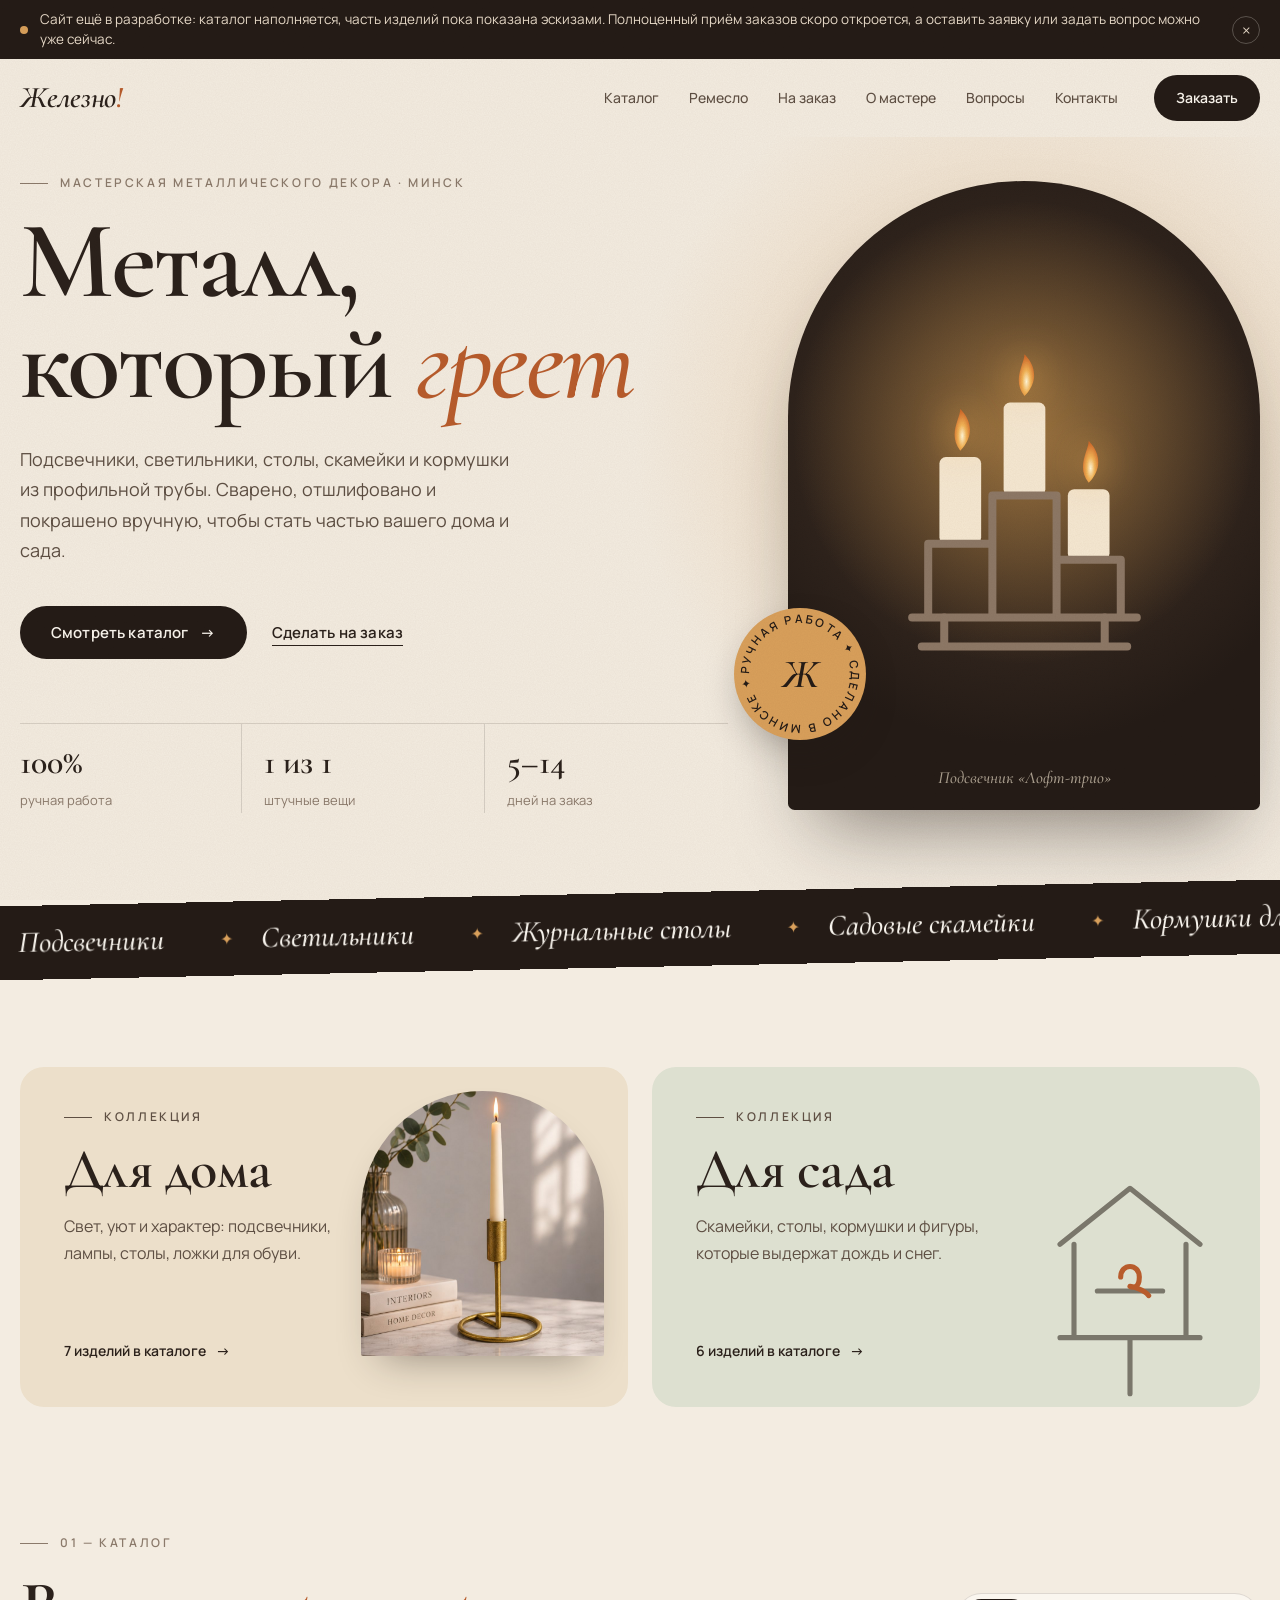
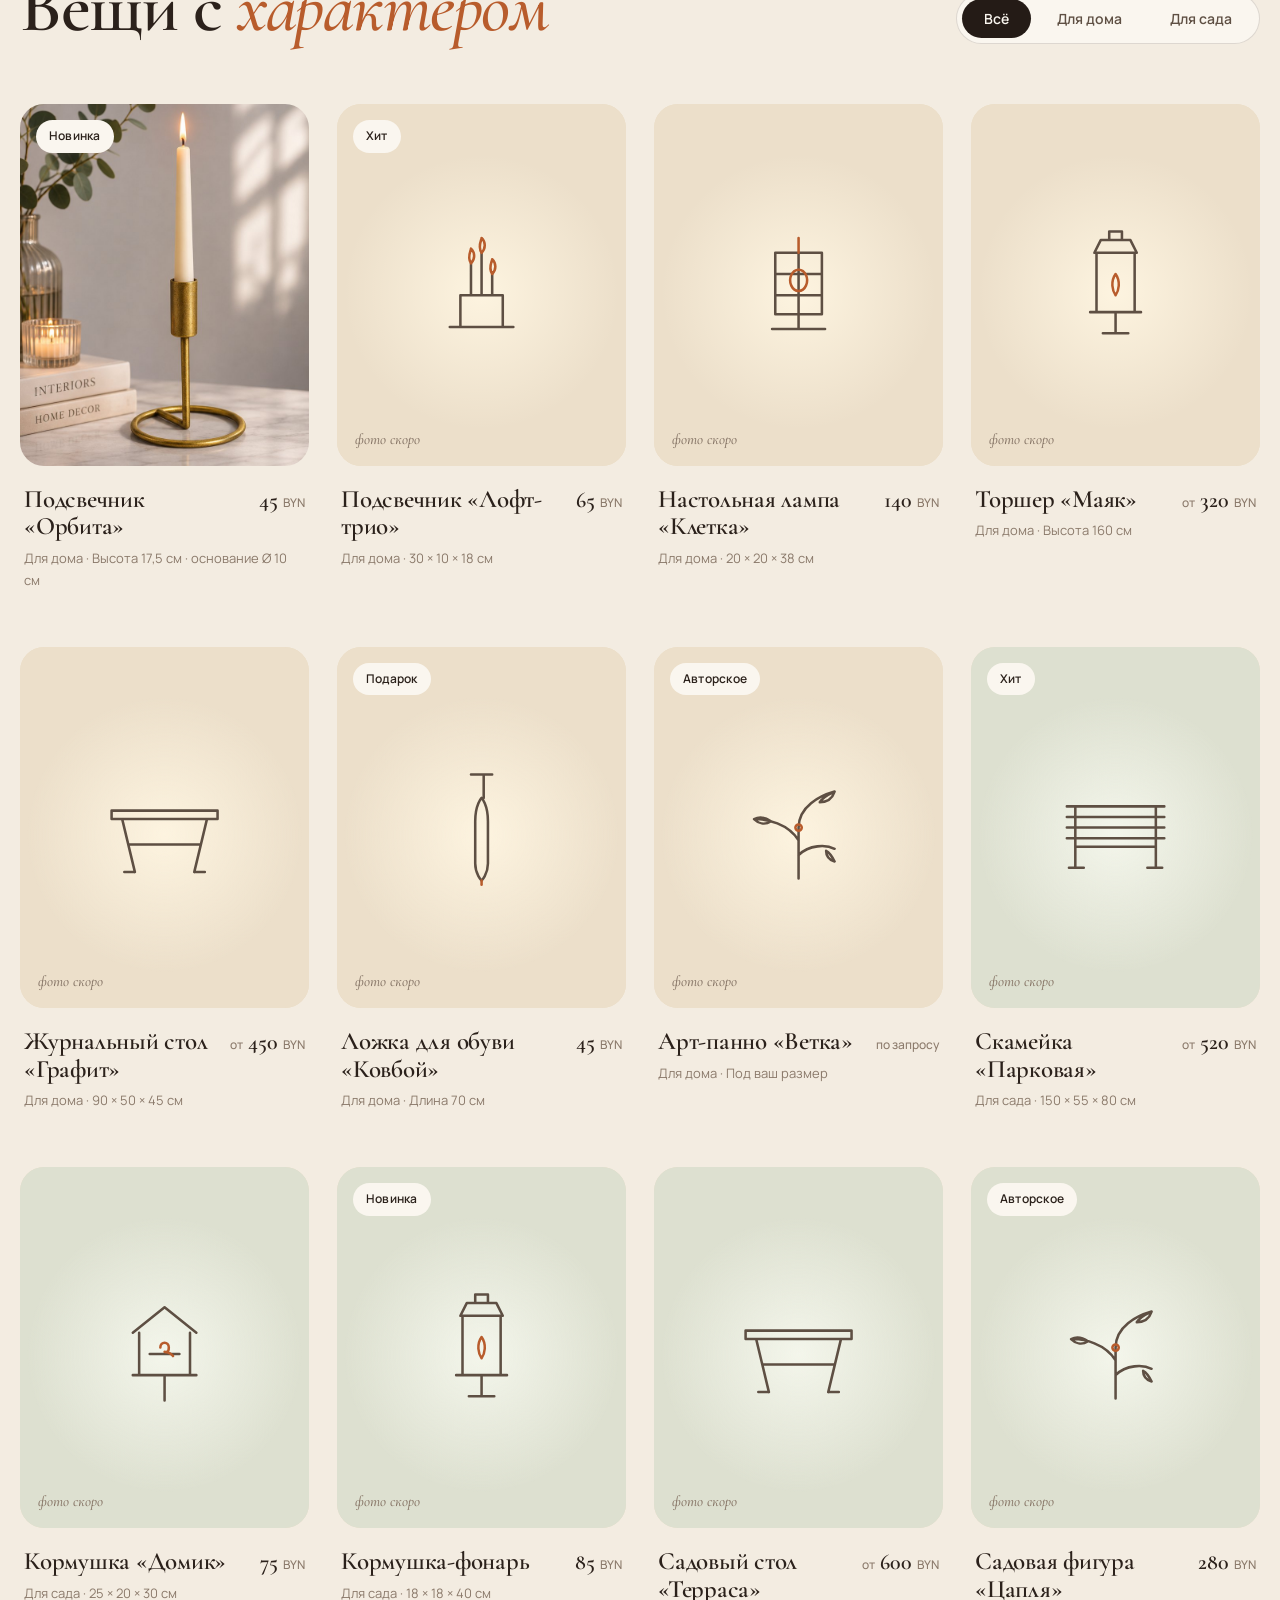
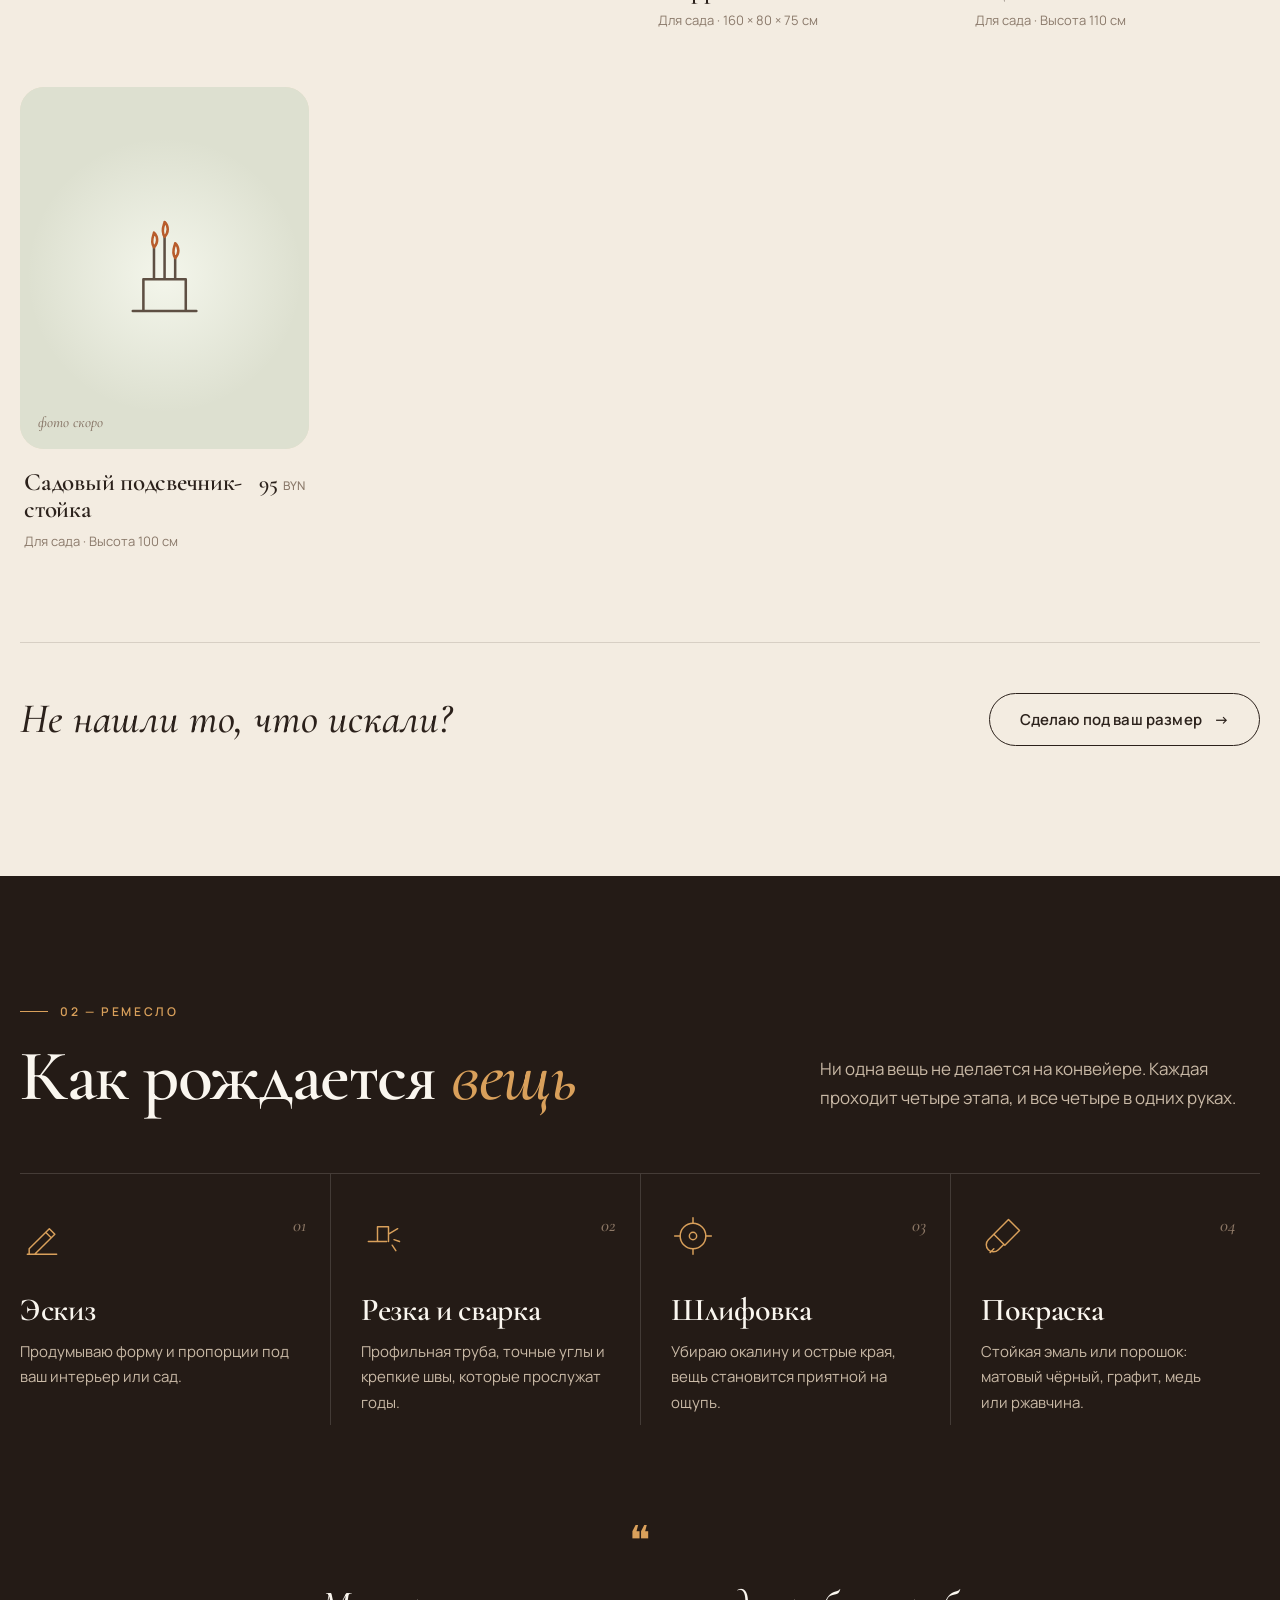
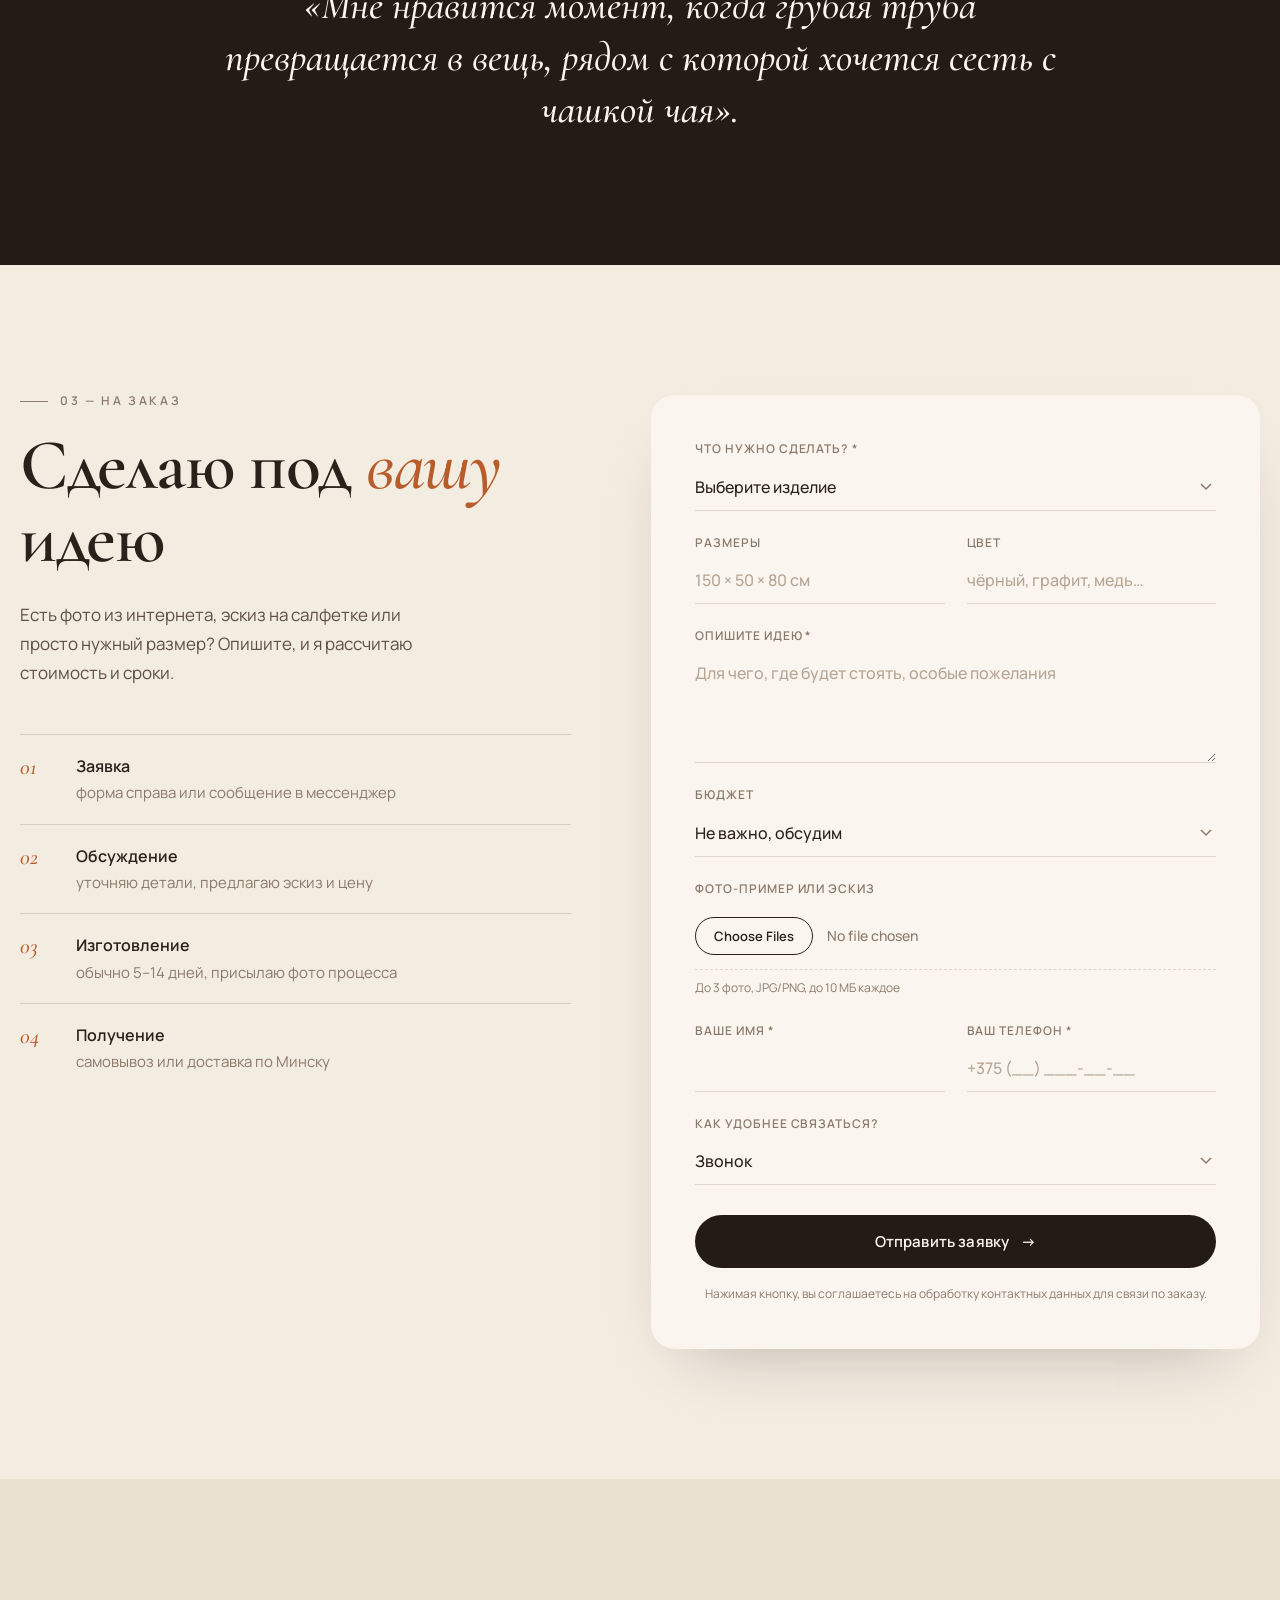
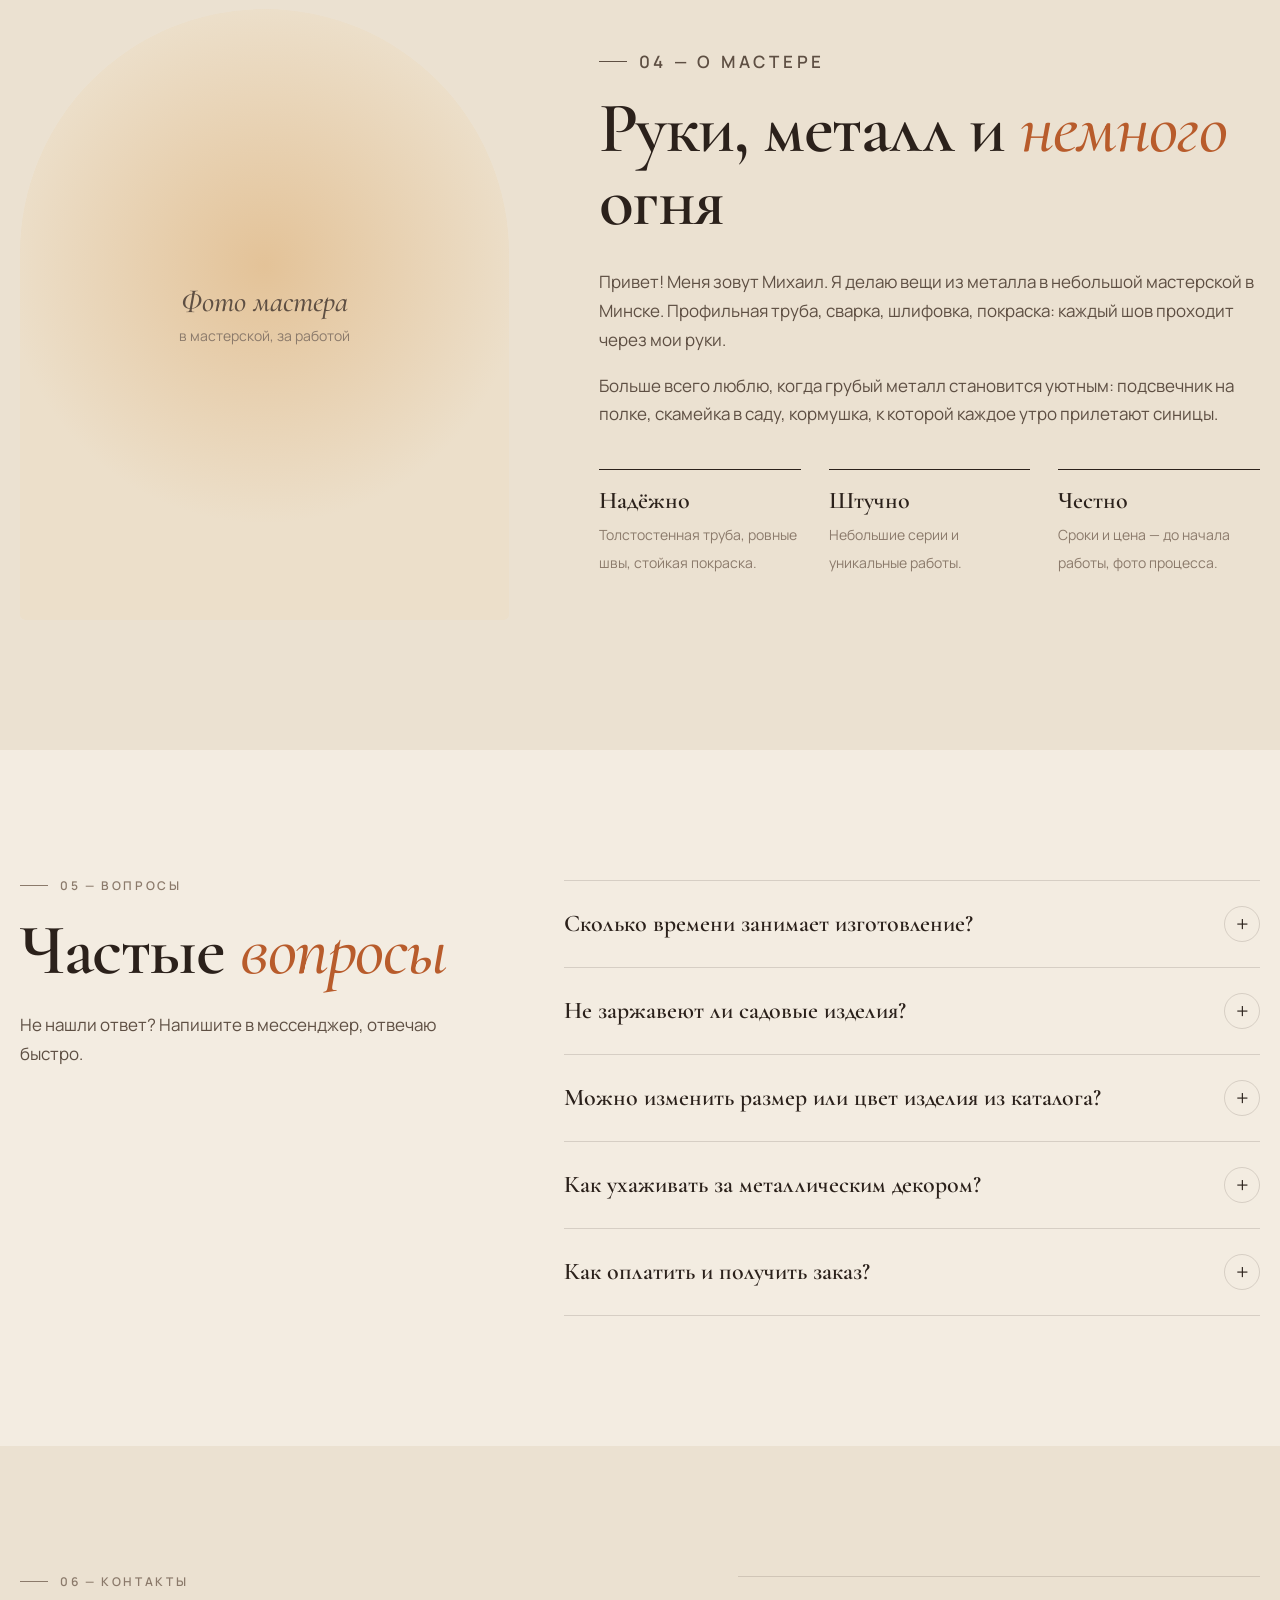
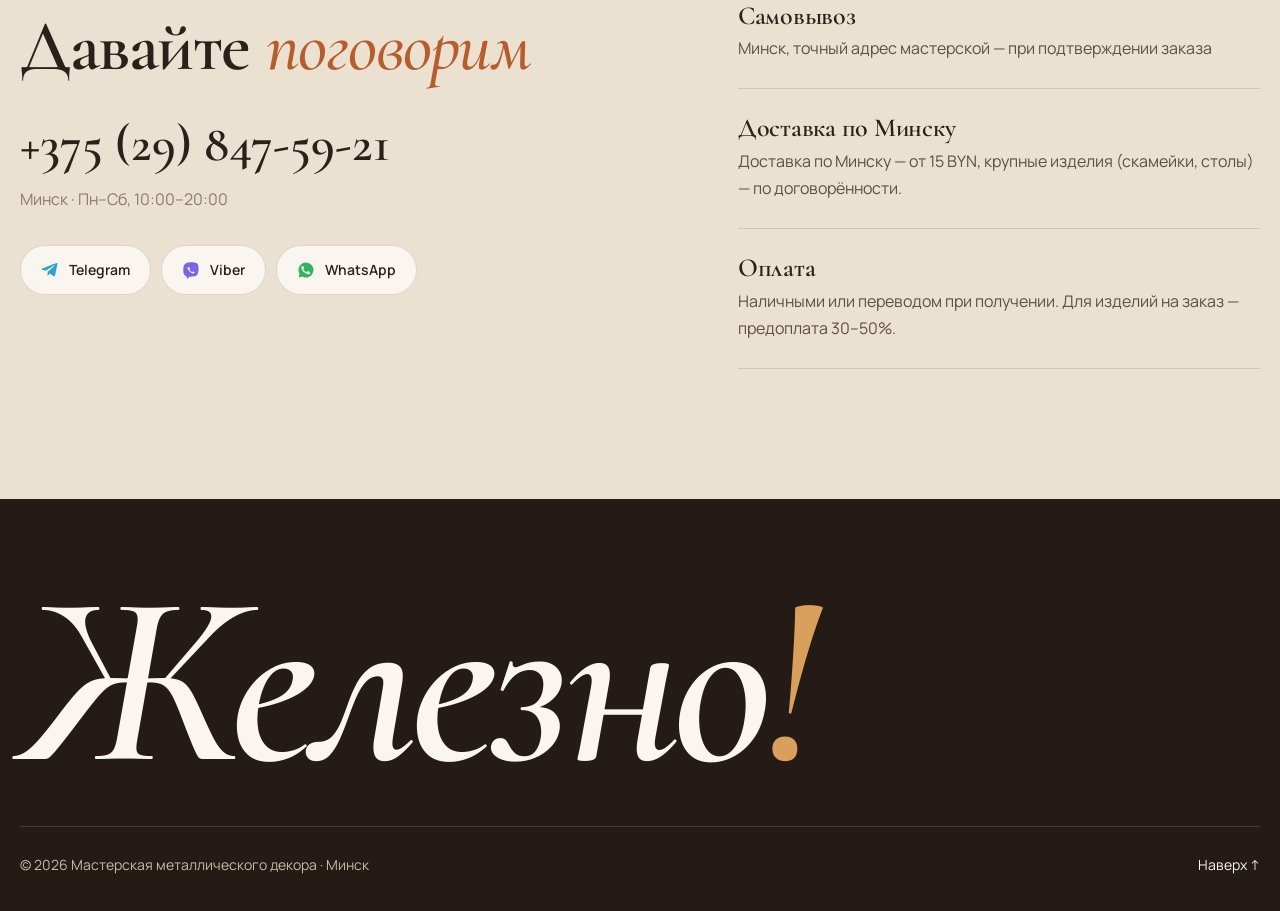
<file: index.html>
<!doctype html>
<html lang="ru">
<head>
  <meta charset="utf-8">
  <meta name="viewport" content="width=device-width, initial-scale=1">
  <title>Железно! — уютный декор из металла ручной работы, Минск</title>
  <meta name="description" content="Подсвечники, светильники, столы, скамейки, кормушки и арт-объекты из металла ручной работы. Изготовление на заказ. Минск, доставка по городу.">
  <meta property="og:title" content="Железно! — металл, который греет">
  <meta property="og:description" content="Авторский декор из металла для дома и сада. Ручная работа, Минск.">
  <meta name="theme-color" content="#f3ece1">
  <link rel="icon" href="data:image/svg+xml,%3Csvg xmlns='http://www.w3.org/2000/svg' viewBox='0 0 64 64'%3E%3Crect width='64' height='64' rx='32' fill='%23241b16'/%3E%3Ctext x='32' y='44' font-family='Georgia,serif' font-style='italic' font-size='36' text-anchor='middle' fill='%23d9a05b'%3EЖ%3C/text%3E%3C/svg%3E">
  <link rel="preconnect" href="https://fonts.googleapis.com">
  <link rel="preconnect" href="https://fonts.gstatic.com" crossorigin>
  <link href="https://fonts.googleapis.com/css2?family=Cormorant+Garamond:ital,wght@0,500;0,600;0,700;1,500;1,600&family=Manrope:wght@400;500;600;700&display=swap" rel="stylesheet">
  <link rel="stylesheet" href="css/style.css?v=1795156515">
</head>
<body>

<div class="notice" id="notice" hidden>
  <div class="container notice__inner">
    <span class="notice__dot" aria-hidden="true"></span>
    <p class="notice__text"></p>
    <button class="notice__close" aria-label="Скрыть">×</button>
  </div>
</div>

<header class="header" id="top">
  <div class="container header__inner">
    <a href="#top" class="logo">Железно<span>!</span></a>
    <nav class="nav" id="nav">
      <a href="#catalog">Каталог</a>
      <a href="#process">Ремесло</a>
      <a href="#custom">На заказ</a>
      <a href="#about">О мастере</a>
      <a href="#faq">Вопросы</a>
      <a href="#contacts">Контакты</a>
    </nav>
    <a class="header__cta" href="#custom">Заказать</a>
    <button class="burger" id="burger" aria-label="Меню" aria-expanded="false"><span></span><span></span></button>
  </div>
</header>

<main>
  <!-- ===== ГЛАВНЫЙ ЭКРАН ===== -->
  <section class="hero">
    <div class="hero__sparks" aria-hidden="true"></div>
    <div class="container hero__inner">
      <div class="hero__content">
        <p class="eyebrow reveal">Мастерская металлического декора · Минск</p>
        <h1 class="hero__title reveal">Металл,<br>который <em>греет</em></h1>
        <p class="hero__text reveal">Подсвечники, светильники, столы, скамейки и кормушки из профильной трубы. Сварено, отшлифовано и покрашено вручную, чтобы стать частью вашего дома и сада.</p>
        <div class="hero__actions reveal">
          <a href="#catalog" class="btn btn--primary">Смотреть каталог <i class="arr">→</i></a>
          <a href="#custom" class="btn btn--link">Сделать на заказ</a>
        </div>
        <ul class="hero__facts reveal">
          <li><b>100%</b><span>ручная работа</span></li>
          <li><b>1&nbsp;из&nbsp;1</b><span>штучные вещи</span></li>
          <li><b>5–14</b><span>дней на заказ</span></li>
        </ul>
      </div>

      <div class="hero__visual reveal">
        <div class="hero__art" aria-hidden="true">
          <svg viewBox="0 0 200 240">
            <defs><radialGradient id="flame" cx="50%" cy="65%" r="60%"><stop offset="0" stop-color="#fff6d6"/><stop offset=".45" stop-color="#f2b356"/><stop offset="1" stop-color="#d06a2a"/></radialGradient></defs>
            <g class="hero__candles"><rect x="47" y="96" width="26" height="54" rx="4"/><rect x="87" y="62" width="26" height="58" rx="4"/><rect x="127" y="116" width="26" height="44" rx="4"/></g>
            <g class="hero__frame"><path d="M30 196h140M40 196V150h40v46M80 196V120h40v76M120 196V160h40v36"/><path d="M36 214h128M50 196v18M150 196v18"/></g>
            <g class="hero__flames"><path d="M60 92c-8-10 0-20 0-26 8 8 8 18 0 26z"/><path d="M100 58c-8-10 0-20 0-26 8 8 8 18 0 26z"/><path d="M140 112c-8-10 0-20 0-26 8 8 8 18 0 26z"/></g>
          </svg>
          <span class="hero__caption">Подсвечник «Лофт-трио»</span>
        </div>
        <div class="badge" aria-hidden="true">
          <svg viewBox="0 0 120 120">
            <defs><path id="circle" d="M60 60m-46 0a46 46 0 1 1 92 0a46 46 0 1 1-92 0"/></defs>
            <text><textPath href="#circle" textLength="286">ручная работа ✦ сделано в Минске ✦ </textPath></text>
          </svg>
          <span>Ж</span>
        </div>
      </div>
    </div>
  </section>

  <!-- Бегущая строка -->
  <div class="marquee" aria-hidden="true">
    <div class="marquee__track">
      <span>Подсвечники</span><span>Светильники</span><span>Журнальные столы</span><span>Садовые скамейки</span><span>Кормушки для птиц</span><span>Ложки для обуви</span><span>Арт-объекты</span>
      <span>Подсвечники</span><span>Светильники</span><span>Журнальные столы</span><span>Садовые скамейки</span><span>Кормушки для птиц</span><span>Ложки для обуви</span><span>Арт-объекты</span>
    </div>
  </div>

  <!-- ===== КАТЕГОРИИ ===== -->
  <section class="section section--tight">
    <div class="container cats">
      <a href="#catalog" class="cat cat--home reveal" data-cat="interior">
        <div class="cat__text">
          <p class="eyebrow">Коллекция</p>
          <h3>Для дома</h3>
          <p>Свет, уют и характер: подсвечники, лампы, столы, ложки для обуви.</p>
          <span class="cat__more"><span data-count="interior"></span> <i class="arr">→</i></span>
        </div>
        <img class="cat__photo" src="images/products/candle-orbit-1.jpg" alt="Подсвечник «Орбита»" loading="lazy">
      </a>
      <a href="#catalog" class="cat cat--garden reveal" data-cat="garden">
        <div class="cat__text">
          <p class="eyebrow">Коллекция</p>
          <h3>Для сада</h3>
          <p>Скамейки, столы, кормушки и фигуры, которые выдержат дождь и снег.</p>
          <span class="cat__more"><span data-count="garden"></span> <i class="arr">→</i></span>
        </div>
        <svg class="cat__ill" viewBox="0 0 120 120"><path d="M30 46 60 22l30 24M36 46v40h48V46M30 86h60M60 86v24M46 66h28"/><path class="glow" d="M56 60c0-6 8-6 8 0s-4 4-4 4 6 1 8 4"/></svg>
      </a>
    </div>
  </section>

  <!-- ===== КАТАЛОГ ===== -->
  <section class="section" id="catalog">
    <div class="container">
      <div class="section__head">
        <div class="reveal">
          <p class="eyebrow">01 — Каталог</p>
          <h2 class="section__title">Вещи с <em>характером</em></h2>
        </div>
        <div class="filters reveal" role="tablist">
          <button class="filter is-active" data-filter="all">Всё</button>
          <button class="filter" data-filter="interior">Для дома</button>
          <button class="filter" data-filter="garden">Для сада</button>
        </div>
      </div>
      <div class="grid" id="grid"></div>
      <div class="catalog__note reveal">
        <p>Не нашли то, что искали?</p>
        <a href="#custom" class="btn btn--ghost">Сделаю под ваш размер <i class="arr">→</i></a>
      </div>
    </div>
  </section>

  <!-- ===== РЕМЕСЛО ===== -->
  <section class="section section--dark" id="process">
    <div class="container">
      <div class="section__head">
        <div class="reveal">
          <p class="eyebrow">02 — Ремесло</p>
          <h2 class="section__title">Как рождается <em>вещь</em></h2>
        </div>
        <p class="section__lead reveal">Ни одна вещь не делается на конвейере. Каждая проходит четыре этапа, и все четыре в одних руках.</p>
      </div>
      <ol class="process">
        <li class="reveal">
          <svg viewBox="0 0 48 48"><path d="M10 38 32 16l6 6-22 22H10zM28 20l6 6M8 44h32"/></svg>
          <span class="process__num">01</span><h3>Эскиз</h3><p>Продумываю форму и пропорции под ваш интерьер или сад.</p>
        </li>
        <li class="reveal">
          <svg viewBox="0 0 48 48"><path d="M8 30h20M18 30V14h12v16M30 22l10-6M36 28l6 2M34 34l4 6"/></svg>
          <span class="process__num">02</span><h3>Резка и сварка</h3><p>Профильная труба, точные углы и крепкие швы, которые прослужат годы.</p>
        </li>
        <li class="reveal">
          <svg viewBox="0 0 48 48"><circle cx="24" cy="24" r="14"/><circle cx="24" cy="24" r="4"/><path d="M24 4v6M24 38v6M4 24h6M38 24h6"/></svg>
          <span class="process__num">03</span><h3>Шлифовка</h3><p>Убираю окалину и острые края, вещь становится приятной на ощупь.</p>
        </li>
        <li class="reveal">
          <svg viewBox="0 0 48 48"><path d="M30 6l12 12-16 16-12-12zM14 22l-6 6c-3 3-3 8 0 11s8 3 11 0l6-6M10 42l4-4"/></svg>
          <span class="process__num">04</span><h3>Покраска</h3><p>Стойкая эмаль или порошок: матовый чёрный, графит, медь или ржавчина.</p>
        </li>
      </ol>
      <blockquote class="quote reveal">«Мне нравится момент, когда грубая труба превращается в вещь, рядом с которой хочется сесть с чашкой чая».</blockquote>
    </div>
  </section>

  <!-- ===== НА ЗАКАЗ ===== -->
  <section class="section" id="custom">
    <div class="container custom">
      <div class="custom__info reveal">
        <p class="eyebrow">03 — На заказ</p>
        <h2 class="section__title">Сделаю под <em>вашу</em> идею</h2>
        <p class="section__lead">Есть фото из интернета, эскиз на салфетке или просто нужный размер? Опишите, и я рассчитаю стоимость и сроки.</p>
        <ol class="steps">
          <li><b>Заявка</b><span>форма справа или сообщение в мессенджер</span></li>
          <li><b>Обсуждение</b><span>уточняю детали, предлагаю эскиз и цену</span></li>
          <li><b>Изготовление</b><span>обычно 5–14 дней, присылаю фото процесса</span></li>
          <li><b>Получение</b><span>самовывоз или доставка по Минску</span></li>
        </ol>
      </div>

      <form class="form card reveal" id="customForm" novalidate>
        <input type="hidden" name="formType" value="Заказ по идее">
        <input type="text" name="website" class="hp" tabindex="-1" autocomplete="off" aria-hidden="true">
        <label class="field">
          <span>Что нужно сделать? *</span>
          <select name="item" required>
            <option value="">Выберите изделие</option>
            <option>Подсвечник</option><option>Светильник / торшер</option>
            <option>Стол</option><option>Скамейка</option><option>Кормушка для птиц</option>
            <option>Ложка для обуви</option><option>Арт-объект / панно</option>
            <option>Садовый декор</option><option>Другое</option>
          </select>
        </label>
        <div class="field-row">
          <label class="field"><span>Размеры</span><input name="size" placeholder="150 × 50 × 80 см"></label>
          <label class="field"><span>Цвет</span><input name="color" placeholder="чёрный, графит, медь…"></label>
        </div>
        <label class="field"><span>Опишите идею *</span>
          <textarea name="details" rows="4" required placeholder="Для чего, где будет стоять, особые пожелания"></textarea></label>
        <label class="field"><span>Бюджет</span>
          <select name="budget">
            <option value="">Не важно, обсудим</option>
            <option>до 100 BYN</option><option>100–300 BYN</option>
            <option>300–600 BYN</option><option>более 600 BYN</option>
          </select>
        </label>
        <label class="field field--file">
          <span>Фото-пример или эскиз</span>
          <input type="file" name="photos" accept="image/*" multiple>
          <small class="file-hint" id="fileHint">До 3 фото, JPG/PNG, до 10 МБ каждое</small>
        </label>
        <div class="field-row">
          <label class="field"><span>Ваше имя *</span><input name="name" required autocomplete="name"></label>
          <label class="field"><span>Ваш телефон *</span><input name="phone" type="tel" required autocomplete="tel" placeholder="+375 (__) ___-__-__"></label>
        </div>
        <label class="field"><span>Как удобнее связаться?</span>
          <select name="contactVia"><option>Звонок</option><option>Telegram</option><option>Viber</option><option>WhatsApp</option></select>
        </label>
        <button class="btn btn--primary btn--wide" type="submit">Отправить заявку <i class="arr">→</i></button>
        <p class="form__legal">Нажимая кнопку, вы соглашаетесь на обработку контактных данных для связи по заказу.</p>
      </form>
    </div>
  </section>

  <!-- ===== О МАСТЕРЕ ===== -->
  <section class="section section--alt" id="about">
    <div class="container about">
      <div class="about__photo reveal" aria-hidden="true">
        <div class="about__placeholder">Фото мастера<small>в мастерской, за работой</small></div>
      </div>
      <div class="about__text reveal">
        <p class="eyebrow">04 — О мастере</p>
        <h2 class="section__title">Руки, металл и <em>немного</em> огня</h2>
        <p>Привет! Меня зовут Михаил. Я делаю вещи из металла в небольшой мастерской в Минске. Профильная труба, сварка, шлифовка, покраска: каждый шов проходит через мои руки.</p>
        <p>Больше всего люблю, когда грубый металл становится уютным: подсвечник на полке, скамейка в саду, кормушка, к которой каждое утро прилетают синицы.</p>
        <ul class="features">
          <li><b>Надёжно</b><span>Толстостенная труба, ровные швы, стойкая покраска.</span></li>
          <li><b>Штучно</b><span>Небольшие серии и уникальные работы.</span></li>
          <li><b>Честно</b><span>Сроки и цена — до начала работы, фото процесса.</span></li>
        </ul>
      </div>
    </div>
  </section>

  <!-- ===== ВОПРОСЫ ===== -->
  <section class="section" id="faq">
    <div class="container faq">
      <div class="reveal">
        <p class="eyebrow">05 — Вопросы</p>
        <h2 class="section__title">Частые <em>вопросы</em></h2>
        <p class="section__lead">Не нашли ответ? Напишите в мессенджер, отвечаю быстро.</p>
      </div>
      <div class="faq__list reveal">
        <details>
          <summary>Сколько времени занимает изготовление?</summary>
          <p>Готовые изделия из каталога можно забрать сразу. Вещи на заказ обычно делаются за 5–14 дней, в зависимости от сложности. Точный срок называю до начала работы.</p>
        </details>
        <details>
          <summary>Не заржавеют ли садовые изделия?</summary>
          <p>Металл для улицы грунтуется и покрывается стойкой краской. Раз в несколько лет покрытие можно подновить. Эффект «ржавчины» делаю только по желанию и закрываю защитным лаком.</p>
        </details>
        <details>
          <summary>Можно изменить размер или цвет изделия из каталога?</summary>
          <p>Да. Почти любую вещь из каталога можно сделать в другом размере или цвете. Напишите, что хотите изменить, и я пересчитаю цену.</p>
        </details>
        <details>
          <summary>Как ухаживать за металлическим декором?</summary>
          <p>Достаточно протирать сухой или слегка влажной мягкой тканью. Не используйте абразивные губки и агрессивную химию.</p>
        </details>
        <details>
          <summary>Как оплатить и получить заказ?</summary>
          <p data-faq-delivery></p>
        </details>
      </div>
    </div>
  </section>

  <!-- ===== ДОСТАВКА И КОНТАКТЫ ===== -->
  <section class="section section--alt" id="contacts">
    <div class="container contacts">
      <div class="reveal">
        <p class="eyebrow">06 — Контакты</p>
        <h2 class="section__title">Давайте <em>поговорим</em></h2>
        <p class="contacts__big"><a data-phone-link href="#"><span data-phone></span></a></p>
        <p class="muted"><span data-city></span> · <span data-hours></span></p>
        <div class="messengers" data-messengers></div>
      </div>
      <div class="info-list reveal">
        <div><h3>Самовывоз</h3><p data-pickup></p></div>
        <div><h3>Доставка по Минску</h3><p data-delivery></p></div>
        <div><h3>Оплата</h3><p>Наличными или переводом при получении. Для изделий на заказ — предоплата 30–50%.</p></div>
      </div>
    </div>
  </section>
</main>

<footer class="footer">
  <div class="container">
    <p class="footer__word" aria-hidden="true">Железно<span>!</span></p>
    <div class="footer__inner">
      <span>© <span id="year"></span> Мастерская металлического декора · Минск</span>
      <a href="#top">Наверх ↑</a>
    </div>
  </div>
</footer>

<div class="float-msg" data-messengers-float></div>

<!-- Окно товара -->
<div class="modal" id="modal" aria-hidden="true">
  <div class="modal__backdrop" data-close></div>
  <div class="modal__box" role="dialog" aria-modal="true" aria-labelledby="mTitle">
    <button class="modal__close" data-close aria-label="Закрыть">×</button>
    <div class="modal__media" id="mMedia"></div>
    <div class="modal__body">
      <p class="eyebrow" id="mCat"></p>
      <h3 class="modal__title" id="mTitle"></h3>
      <p class="modal__price" id="mPrice"></p>
      <p class="modal__desc" id="mDesc"></p>
      <dl class="specs" id="mSpecs"></dl>

      <form class="form" id="orderForm" novalidate>
        <input type="hidden" name="formType" value="Заказ из каталога">
        <input type="hidden" name="product">
        <input type="text" name="website" class="hp" tabindex="-1" autocomplete="off" aria-hidden="true">
        <div class="field-row">
          <label class="field"><span>Ваше имя *</span><input name="name" required autocomplete="name"></label>
          <label class="field"><span>Ваш телефон *</span><input name="phone" type="tel" required autocomplete="tel" placeholder="+375 (__) ___-__-__"></label>
        </div>
        <label class="field"><span>Комментарий</span><input name="details" placeholder="цвет, размер, количество…"></label>
        <button class="btn btn--primary btn--wide" type="submit">Заказать <i class="arr">→</i></button>
      </form>
      <p class="modal__or">или напишите / позвоните мастеру</p>
      <div class="messengers messengers--sm" id="mMessengers"></div>
    </div>
  </div>
</div>

<div class="toast" id="toast" role="status" aria-live="polite"></div>

<script src="js/config.js?v=1795156515"></script>
<script src="js/products.js?v=1795156515"></script>
<script src="js/app.js?v=1795156515"></script>
</body>
</html>
</file>
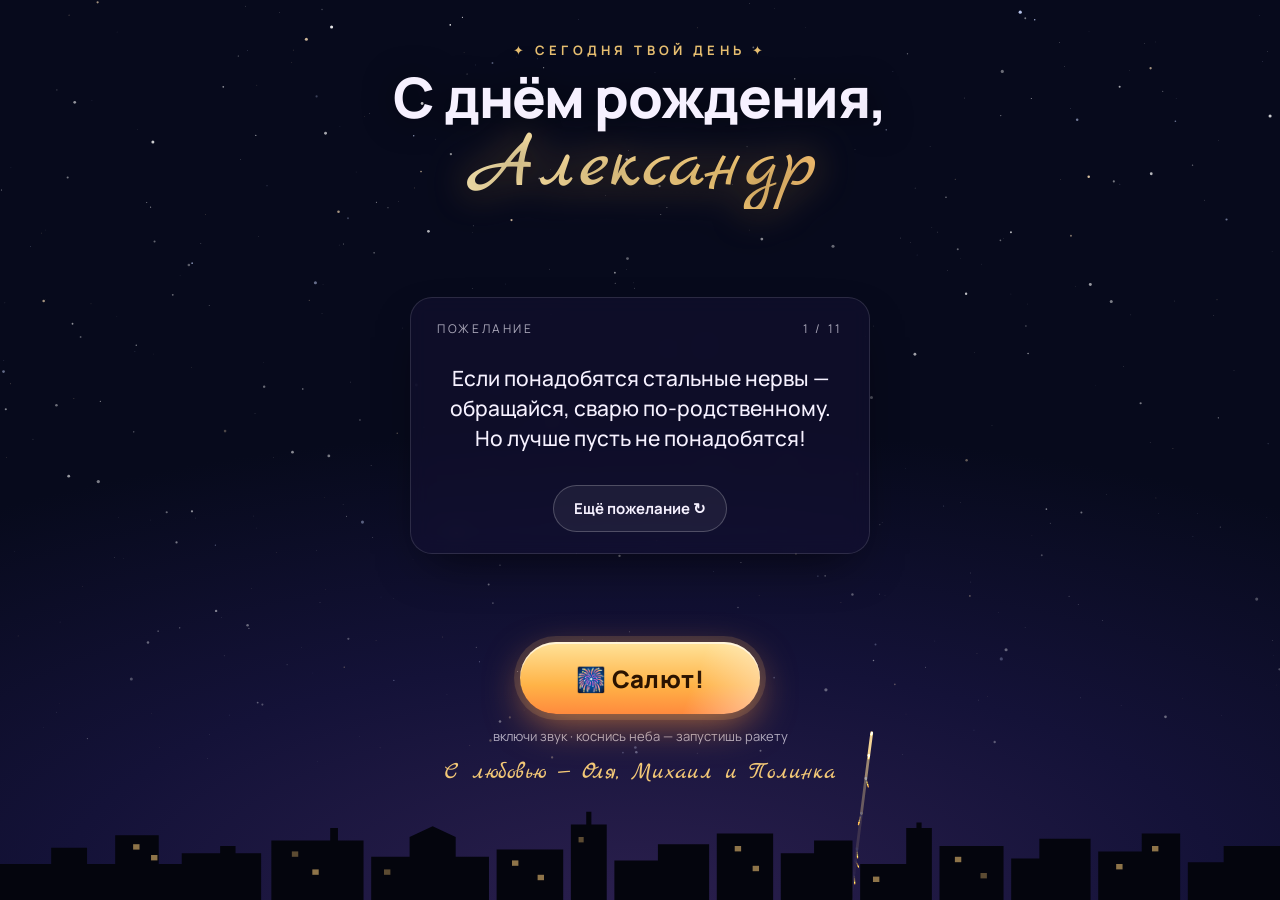
<file: birthday/index.html>
<!doctype html>
<html lang="ru">
<head>
<meta charset="utf-8">
<meta name="viewport" content="width=device-width, initial-scale=1, viewport-fit=cover, user-scalable=no">
<title>С днём рождения! 🎆</title>
<meta name="theme-color" content="#070a1c">
<meta property="og:title" content="С днём рождения! 🎆">
<meta property="og:description" content="Открой и нажми «Салют!»">
<link rel="preconnect" href="https://fonts.googleapis.com">
<link rel="preconnect" href="https://fonts.gstatic.com" crossorigin>
<link href="https://fonts.googleapis.com/css2?family=Marck+Script&family=Manrope:wght@400;500;700;800&display=swap" rel="stylesheet">
<style>
  :root {
    --gold: #ffd27a;
    --gold-2: #ffb347;
    --text: #f6f1ff;
    --muted: rgba(246,241,255,.68);
    --h: 100vh;
  }
  @supports (height: 100dvh) { :root { --h: 100dvh; } }
  * { box-sizing: border-box; margin: 0; padding: 0; -webkit-tap-highlight-color: transparent; }
  html, body { height: var(--h); overflow: hidden; overscroll-behavior: none; }
  body {
    position: fixed; inset: 0; color: var(--text); font-family: "Manrope", system-ui, sans-serif;
    background: radial-gradient(120% 70% at 50% 100%, #2a1f4d 0%, #141238 38%, #070a1c 75%) #070a1c;
    user-select: none; -webkit-user-select: none; touch-action: manipulation;
  }
  canvas { position: absolute; inset: 0; width: 100%; height: 100%; display: block; }
  #stars { z-index: 0; animation: twinkle 6s ease-in-out infinite alternate; }
  #fx { z-index: 1; }
  @keyframes twinkle { from { opacity: .75; } to { opacity: 1; } }

  .city { position: absolute; left: 0; right: 0; bottom: 0; z-index: 2; height: calc(var(--h) * .11); width: 100%; pointer-events: none; }
  .city .b { fill: #04050d; }
  .city .w { fill: #ffcf7a; opacity: .55; animation: win 7s steps(1) infinite; }
  .city .w:nth-child(3n) { animation-delay: -2s; } .city .w:nth-child(4n) { animation-delay: -4.5s; opacity: .35; }
  @keyframes win { 50% { opacity: .15; } }

  .stage {
    position: relative; z-index: 3; height: var(--h); display: flex; flex-direction: column; align-items: center;
    justify-content: space-between; text-align: center; pointer-events: none;
    padding: max(env(safe-area-inset-top), calc(var(--h) * .045)) 20px calc(var(--h) * .125 + env(safe-area-inset-bottom));
  }
  .stage > * { pointer-events: auto; }

  .top { transition: transform 1s ease; }
  .kicker {
    font-size: clamp(10px, min(3vw, 1.6vh), 13px); letter-spacing: .32em; text-transform: uppercase; color: var(--gold);
    font-weight: 700; opacity: .9;
  }
  h1 {
    font-weight: 800; line-height: 1.02; margin-top: calc(var(--h) * .012);
    font-size: clamp(30px, min(11vw, 6.2vh), 64px); letter-spacing: -.02em;
    text-shadow: 0 2px 30px rgba(0,0,0,.6);
  }
  .name {
    display: block; font-family: "Marck Script", cursive; font-weight: 400; letter-spacing: 0;
    font-size: clamp(42px, min(15vw, 8.4vh), 92px); line-height: 1.1;
    background: linear-gradient(100deg, #fff3c4 0%, var(--gold) 35%, #ff9d5c 70%, #ffd27a 100%);
    background-size: 200% 100%; -webkit-background-clip: text; background-clip: text; color: transparent;
    animation: shimmer 5s linear infinite; filter: drop-shadow(0 0 18px rgba(255,190,100,.35));
  }
  .name:empty { display: none; }
  @keyframes shimmer { to { background-position: -200% 0; } }

  .wish {
    width: min(100%, 460px); padding: clamp(14px, 2.4vh, 24px) clamp(16px, 5vw, 26px);
    border-radius: 22px; background: rgba(20,18,52,.55); border: 1px solid rgba(255,255,255,.12);
    backdrop-filter: blur(10px); -webkit-backdrop-filter: blur(10px);
    box-shadow: 0 20px 50px -20px rgba(0,0,0,.7); transition: opacity .8s ease, transform .8s ease;
  }
  .wish__label { font-size: clamp(10px, 1.5vh, 12px); letter-spacing: .22em; text-transform: uppercase; color: var(--muted); display: flex; justify-content: space-between; }
  .wish__text {
    margin: clamp(8px, 1.4vh, 14px) 0 clamp(10px, 1.8vh, 18px); font-weight: 500;
    font-size: clamp(15px, min(4.4vw, 2.45vh), 21px); line-height: 1.42;
    min-height: calc(1.42em * 4); display: flex; align-items: center; justify-content: center;
    transition: opacity .35s ease, transform .35s ease;
  }
  .wish__text.out { opacity: 0; transform: translateY(8px); }
  .btn-next {
    border: 1px solid rgba(255,255,255,.22); background: rgba(255,255,255,.06); color: var(--text);
    font: 700 clamp(13px, 1.9vh, 15px) "Manrope", sans-serif; padding: clamp(9px, 1.4vh, 12px) 20px; border-radius: 999px; cursor: pointer;
    transition: background .25s, transform .15s;
  }
  .btn-next:active { transform: scale(.96); }
  .btn-next:hover { background: rgba(255,255,255,.14); }

  .bottom { display: flex; flex-direction: column; align-items: center; gap: clamp(8px, 1.4vh, 14px); }
  .btn-salute {
    position: relative; border: 0; cursor: pointer; color: #2b1300;
    font: 800 clamp(18px, min(5.4vw, 3vh), 24px) "Manrope", sans-serif; letter-spacing: .02em;
    padding: clamp(14px, 2.2vh, 20px) clamp(36px, 12vw, 56px); border-radius: 999px;
    background: linear-gradient(180deg, #ffe39a, #ffb347 60%, #ff8a3d);
    box-shadow: 0 0 0 6px rgba(255,190,100,.15), 0 12px 40px -6px rgba(255,150,60,.7), inset 0 2px 0 rgba(255,255,255,.6);
    animation: pulse 2.2s ease-in-out infinite; transition: transform .15s;
  }
  .btn-salute:active { transform: scale(.95); }
  .btn-salute::after {
    content: ""; position: absolute; inset: 0; border-radius: inherit; pointer-events: none;
    background: linear-gradient(110deg, transparent 30%, rgba(255,255,255,.65) 48%, transparent 62%);
    background-size: 250% 100%; animation: shine 3.2s ease-in-out infinite;
  }
  @keyframes pulse { 50% { box-shadow: 0 0 0 14px rgba(255,190,100,0), 0 12px 40px -6px rgba(255,150,60,.9), inset 0 2px 0 rgba(255,255,255,.6); } }
  @keyframes shine { from { background-position: 150% 0; } to { background-position: -100% 0; } }
  .hint { font-size: clamp(11px, 1.6vh, 13px); color: var(--muted); }
  .sign { font-family: "Marck Script", cursive; font-size: clamp(15px, min(5.2vw, 2.8vh), 24px); white-space: nowrap; color: var(--gold); opacity: .95; }

  /* Во время салюта открытка уступает небо фейерверку */
  body.show .wish { opacity: .12; transform: scale(.97); }
  body.show .hint { opacity: 0; }

  @media (max-height: 520px) { .hint { display: none; } }
  @media (prefers-reduced-motion: reduce) { .name, .btn-salute, .btn-salute::after, #stars { animation: none; } }
</style>
</head>
<body>
<canvas id="stars"></canvas>
<canvas id="fx"></canvas>

<svg class="city" viewBox="0 0 1000 110" preserveAspectRatio="none" aria-hidden="true">
  <path class="b" d="M0 110V70h40V52h28v18h22V38h34v32h18V58h30v-8h12v8h20v52zM212 110V44h46v-14h6v14h20v66zM290 110V62h30V40l18-12 18 12v22h26v48zM388 110V54h52v56zM446 110V26h12V12h4v14h12v84zM480 110V66h34V48h40v62zM560 110V36h44v74zM610 110V58h26V44h30v66zM672 110V70h36V30h8v-6h4v6h8v80zM734 110V50h50v60zM790 110V64h22V42h40v68zM858 110V56h34V36h30v74zM928 110V68h28V50h44v60z"/>
  <rect class="w" x="104" y="48" width="5" height="6"/><rect class="w" x="118" y="60" width="5" height="6"/><rect class="w" x="228" y="56" width="5" height="6"/>
  <rect class="w" x="244" y="76" width="5" height="6"/><rect class="w" x="400" y="66" width="5" height="6"/><rect class="w" x="420" y="82" width="5" height="6"/>
  <rect class="w" x="452" y="40" width="4" height="6"/><rect class="w" x="574" y="50" width="5" height="6"/><rect class="w" x="588" y="72" width="5" height="6"/>
  <rect class="w" x="746" y="62" width="5" height="6"/><rect class="w" x="766" y="80" width="5" height="6"/><rect class="w" x="872" y="70" width="5" height="6"/>
  <rect class="w" x="900" y="50" width="5" height="6"/><rect class="w" x="682" y="84" width="5" height="6"/><rect class="w" x="300" y="76" width="5" height="6"/>
</svg>

<main class="stage">
  <header class="top">
    <p class="kicker">✦ Сегодня твой день ✦</p>
    <h1>С днём рождения<span id="comma">,</span><span class="name" id="name"></span></h1>
  </header>

  <section class="wish" aria-live="polite">
    <div class="wish__label"><span>Пожелание</span><span id="counter"></span></div>
    <p class="wish__text" id="wish"></p>
    <button class="btn-next" id="next">Ещё пожелание ↻</button>
  </section>

  <footer class="bottom">
    <button class="btn-salute" id="salute">🎆 Салют!</button>
    <p class="hint" id="hint">включи звук · коснись неба — запустишь ракету</p>
    <p class="sign" id="sign"></p>
  </footer>
</main>

<script>
/* ===================== НАСТРОЙКИ ОТКРЫТКИ =====================
   Имя можно задать здесь или в ссылке: .../birthday/?name=Саша   */
const CONFIG = {
  name: "Александр",
  from: "С любовью — Оля, Михаил и Полинка",
};

const WISHES = [
  "Пусть удача ходит за тобой, как кот за тем, кто открыл холодильник: тихо, преданно и с надеждой на лучшее.",
  "Если понадобятся стальные нервы — обращайся, сварю по-родственному. Но лучше пусть не понадобятся!",
  "Желаю, чтобы зарплата росла быстрее цен, мечты сбывались быстрее планов, а понедельники ощущались как пятницы.",
  "Пусть дорога будет ровной, машина — исправной, а штрафы встречаются только в компьютерных играх.",
  "Пусть годы добавляют мудрости, но никогда не отнимают озорства. Возраст — это просто уровень, а ты явно качаешься правильно.",
  "Желаю тихих утр, громкого смеха и людей рядом, с которыми хорошо и молчать, и болтать до утра.",
  "Пусть Wi-Fi ловит везде, проблемы — нигде, а хорошие новости приходят без очереди.",
  "Желаю столько поводов для радости, сколько свечей на торте, — и ещё немного сверху, на вырост.",
  "Пусть всё задуманное получается с первого раза, а то, что с первого не получилось, оказывается к лучшему.",
  "Желаю здоровья богатырского, сна младенческого и аппетита как после бани.",
  "И главное пожелание от сварщика: пусть всё в твоей жизни будет железно! 🔥",
];

/* ===================== ПОЗДРАВЛЕНИЕ ===================== */
const qs = new URLSearchParams(location.search);
const NAME = (qs.get("name") || CONFIG.name || "").trim();
document.getElementById("name").textContent = NAME;
document.getElementById("comma").textContent = NAME ? "," : "!";
document.getElementById("sign").textContent = qs.get("from") || CONFIG.from;
if (NAME) document.title = `С днём рождения, ${NAME}! 🎆`;

const wishEl = document.getElementById("wish"), counterEl = document.getElementById("counter");
let order = WISHES.map((_, i) => i).sort(() => Math.random() - .5), wi = 0;
function showWish(first) {
  const set = () => { wishEl.textContent = WISHES[order[wi]]; counterEl.textContent = `${wi + 1} / ${WISHES.length}`; wishEl.classList.remove("out"); };
  if (first) return set();
  wishEl.classList.add("out");
  setTimeout(set, 330);
}
showWish(true);
document.getElementById("next").addEventListener("click", (e) => {
  e.stopPropagation();
  wi = (wi + 1) % WISHES.length;
  showWish();
  initAudio(); chime();
  const r = e.currentTarget.getBoundingClientRect();
  sparkle(r.left + r.width / 2, r.top);
});

/* ===================== ЗВЁЗДЫ ===================== */
const stars = document.getElementById("stars"), sctx = stars.getContext("2d");
const fx = document.getElementById("fx"), ctx = fx.getContext("2d");
let W, H, DPR, S;
function resize() {
  DPR = Math.min(window.devicePixelRatio || 1, 2);
  W = innerWidth; H = innerHeight; S = Math.max(.6, Math.min(1.25, Math.min(W, H * .75) / 520));
  for (const c of [stars, fx]) { c.width = W * DPR; c.height = H * DPR; }
  ctx.setTransform(DPR, 0, 0, DPR, 0, 0); sctx.setTransform(DPR, 0, 0, DPR, 0, 0);
  sctx.clearRect(0, 0, W, H);
  const n = Math.round(W * H / 2600);
  for (let i = 0; i < n; i++) {
    const x = Math.random() * W, y = Math.random() * H * .85, r = Math.random() ** 3 * 1.4 + .25;
    sctx.globalAlpha = .25 + Math.random() * .75 * (1 - y / H);
    sctx.fillStyle = Math.random() < .15 ? "#ffe2b8" : Math.random() < .2 ? "#c9d6ff" : "#fff";
    sctx.beginPath(); sctx.arc(x, y, r, 0, Math.PI * 2); sctx.fill();
  }
  sctx.globalAlpha = 1;
}
addEventListener("resize", resize); resize();

/* ===================== ЗВУК (синтез в браузере) ===================== */
let AC, master, verbIn, noiseBuf, musicBus;
function initAudio() {
  if (AC) { if (AC.state !== "running") AC.resume(); return; }
  const Ctx = window.AudioContext || window.webkitAudioContext;
  if (!Ctx) return;
  AC = new Ctx();
  const comp = AC.createDynamicsCompressor();
  comp.threshold.value = -14; comp.ratio.value = 5; comp.attack.value = .003; comp.release.value = .25;
  master = AC.createGain(); master.gain.value = .95;
  master.connect(comp); comp.connect(AC.destination);
  // Реверберация «ночного неба»
  const verb = AC.createConvolver(), len = AC.sampleRate * 3.2, ir = AC.createBuffer(2, len, AC.sampleRate);
  for (let ch = 0; ch < 2; ch++) { const d = ir.getChannelData(ch); for (let i = 0; i < len; i++) d[i] = (Math.random() * 2 - 1) * Math.pow(1 - i / len, 2.6); }
  verb.buffer = ir; verbIn = AC.createGain(); verbIn.gain.value = .5; verbIn.connect(verb); verb.connect(master);
  noiseBuf = AC.createBuffer(1, AC.sampleRate * 2, AC.sampleRate);
  const nd = noiseBuf.getChannelData(0); for (let i = 0; i < nd.length; i++) nd[i] = Math.random() * 2 - 1;
  musicBus = AC.createGain(); musicBus.gain.value = .42; musicBus.connect(master);
  const mv = AC.createGain(); mv.gain.value = .55; musicBus.connect(mv); mv.connect(verbIn);
  // разблокировка на iOS
  const s = AC.createBufferSource(); s.buffer = AC.createBuffer(1, 1, 22050); s.connect(AC.destination); s.start(0);
}
function out(node, pan, wet = .4) {
  let n = node;
  if (AC.createStereoPanner) { const p = AC.createStereoPanner(); p.pan.value = Math.max(-1, Math.min(1, pan)); n.connect(p); n = p; }
  n.connect(master);
  const w = AC.createGain(); w.gain.value = wet; n.connect(w); w.connect(verbIn);
}
function noise(t, dur) { const s = AC.createBufferSource(); s.buffer = noiseBuf; s.loop = true; s.start(t, Math.random()); s.stop(t + dur); return s; }

function soundLaunch(flight, pan, whistle) {
  if (!AC) return;
  const t = AC.currentTime;
  const n = noise(t, flight + .1), bp = AC.createBiquadFilter(), g = AC.createGain();
  bp.type = "bandpass"; bp.Q.value = 1.2; bp.frequency.setValueAtTime(350, t); bp.frequency.exponentialRampToValueAtTime(1600, t + flight);
  g.gain.setValueAtTime(0, t); g.gain.linearRampToValueAtTime(.16, t + .06); g.gain.exponentialRampToValueAtTime(.002, t + flight);
  n.connect(bp); bp.connect(g); out(g, pan, .25);
  if (whistle) {
    const o = AC.createOscillator(), og = AC.createGain();
    o.type = "sine"; o.frequency.setValueAtTime(1300, t); o.frequency.exponentialRampToValueAtTime(2900 + Math.random() * 700, t + flight);
    og.gain.setValueAtTime(0, t); og.gain.linearRampToValueAtTime(.05, t + .15); og.gain.linearRampToValueAtTime(0, t + flight);
    o.connect(og); out(og, pan, .35); o.start(t); o.stop(t + flight + .05);
  }
}
function soundBoom(size, pan, crack) {
  if (!AC) return;
  const t = AC.currentTime + .03 + Math.random() * .12;   // звук чуть отстаёт от вспышки
  const n = noise(t, 2.6), lp = AC.createBiquadFilter(), g = AC.createGain();
  lp.type = "lowpass"; lp.frequency.setValueAtTime(2600 * size, t); lp.frequency.exponentialRampToValueAtTime(90, t + 1.6);
  g.gain.setValueAtTime(0, t); g.gain.linearRampToValueAtTime(1.1 * size, t + .006); g.gain.exponentialRampToValueAtTime(.001, t + 2.4);
  n.connect(lp); lp.connect(g); out(g, pan, .6);
  const o = AC.createOscillator(), og = AC.createGain();
  o.frequency.setValueAtTime(95, t); o.frequency.exponentialRampToValueAtTime(32, t + .5);
  og.gain.setValueAtTime(.9 * size, t); og.gain.exponentialRampToValueAtTime(.001, t + .7);
  o.connect(og); out(og, pan, .2); o.start(t); o.stop(t + .8);
  if (crack) soundCrackle(t + .35, 1.4, pan);
}
function soundCrackle(t0, dur, pan) {
  for (let i = 0; i < 70; i++) {
    const t = t0 + Math.random() ** 1.3 * dur, s = AC.createBufferSource(), hp = AC.createBiquadFilter(), g = AC.createGain();
    s.buffer = noiseBuf; hp.type = "highpass"; hp.frequency.value = 2500 + Math.random() * 3000;
    const v = .05 + Math.random() * .2;
    g.gain.setValueAtTime(v, t); g.gain.exponentialRampToValueAtTime(.001, t + .012 + Math.random() * .02);
    s.connect(hp); hp.connect(g); out(g, pan + (Math.random() - .5) * .4, .3); s.start(t, Math.random() * 1.5); s.stop(t + .05);
  }
}
// Музыкальная шкатулка
function bell(freq, t, dur, vol = 1) {
  const g = AC.createGain();
  g.gain.setValueAtTime(0, t); g.gain.linearRampToValueAtTime(.32 * vol, t + .008); g.gain.exponentialRampToValueAtTime(.001, t + dur + 1.4);
  g.connect(musicBus);
  [[1, 1], [2, .32], [3, .12], [4.2, .05]].forEach(([m, a]) => {
    const o = AC.createOscillator(), og = AC.createGain();
    o.type = "sine"; o.frequency.value = freq * m; og.gain.value = a;
    o.connect(og); og.connect(g); o.start(t); o.stop(t + dur + 1.5);
  });
}
const NOTE = (n) => 440 * Math.pow(2, (n - 69) / 12);
function playBirthday() {
  if (!AC) return 0;
  const G4 = 67, A4 = 69, B4 = 71, C5 = 72, D5 = 74, E5 = 76, F5 = 77, G5 = 79;
  const song = [
    [G4, .75], [G4, .25], [A4, 1], [G4, 1], [C5, 1], [B4, 2],
    [G4, .75], [G4, .25], [A4, 1], [G4, 1], [D5, 1], [C5, 2],
    [G4, .75], [G4, .25], [G5, 1], [E5, 1], [C5, 1], [B4, 1], [A4, 2],
    [F5, .75], [F5, .25], [E5, 1], [C5, 1], [D5, 1], [C5, 3],
  ];
  const beat = .43; let t = AC.currentTime + .25;
  for (const [n, d] of song) { bell(NOTE(n), t, d * beat, n > 75 ? .9 : 1); bell(NOTE(n - 12), t, d * beat, .18); t += d * beat; }
  return (t - AC.currentTime) * 1000;
}
function chime() { if (!AC) return; const t = AC.currentTime; [84, 88, 91].forEach((n, i) => bell(NOTE(n), t + i * .07, .3, .35)); }

/* ===================== ФЕЙЕРВЕРК ===================== */
const rockets = [], parts = [], flashes = [];
const MAXP = matchMedia("(max-width: 700px)").matches ? 2200 : 4000;
const rnd = (a, b) => a + Math.random() * (b - a);
const pick = (a) => a[Math.floor(Math.random() * a.length)];
const PALETTE = [[0, 95, 62], [25, 100, 60], [45, 100, 62], [120, 85, 60], [185, 95, 62], [215, 95, 66], [275, 90, 70], [320, 95, 66], [350, 95, 66]];
const TYPES = ["peony", "peony", "willow", "ring", "glitter", "double", "crossette", "palm"];

function launch(tx, ty, type) {
  const x = tx ?? rnd(W * .12, W * .88);
  const y = ty ?? rnd(H * .1, H * .42);
  const sx = x + rnd(-W * .08, W * .08), sy = H + 10;
  const flight = rnd(.95, 1.35);                    // секунды подъёма
  const frames = flight * 60;
  const g = .06 * S;                                 // гравитация ракеты
  const vy = (y - sy - .5 * g * frames * frames) / frames;
  rockets.push({ x: sx, y: sy, px: sx, py: sy, vx: (x - sx) / frames, vy, g, life: frames, type: type || pick(TYPES), col: pick(PALETTE) });
  soundLaunch(flight, (sx / W) * 2 - 1, Math.random() < .35);
}

function P(x, y, vx, vy, o) {
  if (parts.length > MAXP) return;
  parts.push(Object.assign({ x, y, px: x, py: y, vx, vy, a: 1, decay: rnd(.011, .017), drag: .965, g: .055 * S, w: 2 * S, h: 40, s: 100, l: 62, flick: 0, trail: 0, split: 0 }, o));
}
function sphere(cx, cy, n, sp, o, extra) {
  for (let i = 0; i < n; i++) {
    const u = Math.random() * 2 - 1, th = Math.random() * Math.PI * 2, r = Math.sqrt(1 - u * u);
    const v = sp * rnd(.9, 1.05);
    P(cx, cy, Math.cos(th) * r * v, Math.sin(th) * r * v, typeof o === "function" ? o(i) : { ...o });
  }
}
function explode(r) {
  const { x, y } = r, [h, s, l] = r.col, k = S;
  flashes.push({ x, y, a: 1, h, r: 150 * k });
  const pan = (x / W) * 2 - 1;
  switch (r.type) {
    case "willow":
      sphere(x, y, 110, 4.2 * k, { h: 40, s: 90, l: 58, decay: rnd(.0055, .0075), drag: .975, g: .032 * k, w: 1.6 * k, trail: 1 });
      soundBoom(.85, pan, true); break;
    case "ring": {
      const n = 70, tilt = rnd(.25, 1), rot = rnd(0, Math.PI), sp = 5.2 * k;
      for (let i = 0; i < n; i++) {
        const a = (i / n) * Math.PI * 2, dx = Math.cos(a), dy = Math.sin(a) * tilt;
        P(x, y, (dx * Math.cos(rot) - dy * Math.sin(rot)) * sp, (dx * Math.sin(rot) + dy * Math.cos(rot)) * sp, { h, s, l, w: 2.2 * k });
      }
      sphere(x, y, 26, 1.6 * k, { h: 50, s: 100, l: 80, w: 1.6 * k });
      soundBoom(1, pan, false); break;
    }
    case "glitter":
      sphere(x, y, 120, 4.6 * k, { h: 48, s: 100, l: 78, flick: 1, decay: rnd(.008, .011), drag: .968, w: 1.8 * k });
      soundBoom(.9, pan, true); break;
    case "double": {
      const c2 = pick(PALETTE);
      sphere(x, y, 100, 5.6 * k, { h, s, l });
      sphere(x, y, 55, 2.9 * k, { h: c2[0], s: c2[1], l: c2[2] + 6 });
      soundBoom(1.1, pan, false); break;
    }
    case "crossette":
      sphere(x, y, 26, 4.8 * k, { h, s, l: l + 8, w: 2.6 * k, split: 1, decay: .02 });
      soundBoom(.9, pan, false); break;
    case "palm":
      for (let i = 0; i < 9; i++) {
        const a = (i / 9) * Math.PI * 2 + rnd(-.1, .1);
        P(x, y, Math.cos(a) * 5 * k, Math.sin(a) * 5 * k - 1.2 * k, { h: 38, s: 95, l: 62, w: 3.2 * k, decay: .009, drag: .972, g: .045 * k, trail: 1 });
      }
      sphere(x, y, 40, 3.6 * k, { h, s, l });
      soundBoom(1.05, pan, true); break;
    case "heart": {
      const n = 110, sc = .33 * k;
      for (let i = 0; i < n; i++) {
        const t = (i / n) * Math.PI * 2;
        const hx = 16 * Math.sin(t) ** 3, hy = -(13 * Math.cos(t) - 5 * Math.cos(2 * t) - 2 * Math.cos(3 * t) - Math.cos(4 * t));
        P(x, y, hx * sc, hy * sc, { h: 345, s: 95, l: 66, w: 2.4 * k, drag: .955, g: .02 * k, decay: .0105 });
      }
      sphere(x, y, 40, 1.4 * k, { h: 40, s: 100, l: 80, flick: 1, w: 1.4 * k });
      soundBoom(1.2, pan, true); break;
    }
    default: // peony
      sphere(x, y, 130, 5.4 * k, { h, s, l });
      soundBoom(1, pan, Math.random() < .3);
  }
}
function sparkle(x, y) {
  for (let i = 0; i < 22; i++) { const a = rnd(Math.PI * 1.1, Math.PI * 1.9); P(x, y, Math.cos(a) * rnd(1, 3.5) * S, Math.sin(a) * rnd(1, 3.5) * S, { h: 45, s: 100, l: 75, w: 1.5 * S, decay: .03, flick: 1 }); }
}

let last = performance.now();
function frame(now) {
  const dt = Math.min(3, (now - last) / 16.667); last = now;
  // плавное затухание следов: небо остаётся прозрачным, звёзды видны
  ctx.globalCompositeOperation = "destination-out";
  ctx.fillStyle = `rgba(0,0,0,${Math.min(1, .2 * dt)})`;
  ctx.fillRect(0, 0, W, H);
  ctx.globalCompositeOperation = "lighter";
  ctx.lineCap = "round";

  for (let i = flashes.length - 1; i >= 0; i--) {
    const f = flashes[i];
    const gr = ctx.createRadialGradient(f.x, f.y, 0, f.x, f.y, f.r);
    gr.addColorStop(0, `hsla(${f.h},100%,85%,${.5 * f.a})`); gr.addColorStop(1, `hsla(${f.h},100%,60%,0)`);
    ctx.fillStyle = gr; ctx.fillRect(f.x - f.r, f.y - f.r, f.r * 2, f.r * 2);
    f.a -= .14 * dt; if (f.a <= 0) flashes.splice(i, 1);
  }

  for (let i = rockets.length - 1; i >= 0; i--) {
    const r = rockets[i];
    r.px = r.x; r.py = r.y;
    r.x += r.vx * dt; r.vy += r.g * dt; r.y += r.vy * dt; r.life -= dt;
    ctx.strokeStyle = "hsla(40,100%,80%,.95)"; ctx.lineWidth = 2.2 * S;
    ctx.beginPath(); ctx.moveTo(r.px, r.py); ctx.lineTo(r.x, r.y); ctx.stroke();
    if (Math.random() < .9) P(r.x, r.y, rnd(-.4, .4) * S, rnd(.4, 1.4) * S, { h: 35, s: 100, l: 65, w: 1.3 * S, decay: rnd(.035, .06), g: .02 * S, drag: .94 });
    if (r.life <= 0 || r.vy >= -.3 * S) { explode(r); rockets.splice(i, 1); }
  }

  for (let i = parts.length - 1; i >= 0; i--) {
    const p = parts[i];
    p.px = p.x; p.py = p.y;
    const d = Math.pow(p.drag, dt);
    p.vx *= d; p.vy = p.vy * d + p.g * dt;
    p.x += p.vx * dt; p.y += p.vy * dt;
    p.a -= p.decay * dt;
    if (p.trail && Math.random() < .35 * dt) P(p.x, p.y, 0, 0, { h: p.h, s: p.s, l: p.l - 8, w: p.w * .7, decay: .03, g: .015 * S, drag: .9 });
    if (p.a <= 0) {
      if (p.split) for (let k = 0; k < 4; k++) { const a = k * Math.PI / 2 + Math.PI / 4; P(p.x, p.y, Math.cos(a) * 2.6 * S, Math.sin(a) * 2.6 * S, { h: 45, s: 100, l: 72, w: 1.6 * S, decay: .028 }); }
      parts.splice(i, 1); continue;
    }
    let a = p.a < .3 ? p.a / .3 : 1;
    if (p.flick) a *= Math.random() < .5 ? 1 : .1;
    const L = p.a > .85 ? 92 : p.l;                  // в первые мгновения искры почти белые
    ctx.strokeStyle = `hsla(${p.h},${p.s}%,${L}%,${a})`;
    ctx.lineWidth = p.w * (.55 + .45 * p.a);
    ctx.beginPath(); ctx.moveTo(p.px, p.py); ctx.lineTo(p.x + .01, p.y); ctx.stroke();
  }
  requestAnimationFrame(frame);
}
requestAnimationFrame(frame);

/* ===================== ШОУ ===================== */
const btn = document.getElementById("salute");
let showTimer = null, timers = [];
function show() {
  initAudio();
  timers.forEach(clearTimeout); timers = [];
  document.body.classList.add("show");
  const songMs = playBirthday() || 11500;
  const dur = Math.max(9000, songMs - 1500);
  let t = 150;
  while (t < dur) {
    const tt = t;
    timers.push(setTimeout(() => launch(), tt));
    if (Math.random() < .35) timers.push(setTimeout(() => launch(), tt + rnd(80, 300)));
    t += rnd(380, 780);
  }
  // финал: залп и сердце
  for (let i = 0; i < 7; i++) timers.push(setTimeout(() => launch(W * (.15 + i * .12), rnd(H * .12, H * .32), pick(["peony", "glitter", "double", "willow"])), dur + i * 120));
  timers.push(setTimeout(() => launch(W / 2, H * .26, "heart"), dur + 1100));
  clearTimeout(showTimer);
  showTimer = setTimeout(() => { document.body.classList.remove("show"); btn.textContent = "🎆 Ещё салют!"; }, dur + 4200);
  if (navigator.vibrate) navigator.vibrate(30);
}
btn.addEventListener("click", (e) => { e.stopPropagation(); show(); });

// касание неба — ракета в эту точку
addEventListener("pointerdown", (e) => {
  if (e.target.closest("button, .wish")) return;
  initAudio();
  launch(e.clientX, Math.min(e.clientY, H * .7), pick(TYPES));
});

// приветственная искорка без звука
setTimeout(() => { for (let i = 0; i < 2; i++) setTimeout(() => { launch(rnd(W * .2, W * .8), rnd(H * .12, H * .3), "peony"); }, i * 700); }, 900);
</script>
</body>
</html>
</file>
<file: css/style.css>
/* =========================================================
   «Железно!» — уютный редакционный стиль
   Лён · мёд · терракота · шалфей · шоколад
   ========================================================= */
:root {
  --bg: #f3ece1;
  --bg-alt: #ebe1d1;
  --paper: #faf6ef;
  --ink: #2b211b;
  --ink-soft: #5e4f43;
  --muted: #8b7a6b;
  --line: rgba(43,33,27,.14);
  --accent: #b85c2c;     /* терракота */
  --honey: #d9a05b;      /* мёд */
  --sage: #7d8c6e;       /* шалфей */
  --sage-bg: #dde0d0;
  --cream-bg: #ecdfca;
  --dark: #241b16;       /* шоколад */
  --dark-2: #31261f;
  --radius: 24px;
  --ease: cubic-bezier(.22,.61,.36,1);
  --serif: "Cormorant Garamond", "Cormorant", Georgia, serif;
  --sans: "Manrope", system-ui, -apple-system, "Segoe UI", Roboto, sans-serif;
}

*, *::before, *::after { box-sizing: border-box; }
html { scroll-behavior: smooth; scroll-padding-top: 84px; overflow-x: clip; }
main { overflow-x: clip; }
body {
  margin: 0; background: var(--bg); color: var(--ink);
  font: 400 16px/1.7 var(--sans); -webkit-font-smoothing: antialiased; text-rendering: optimizeLegibility;
}
/* Фактура бумаги */
body::after {
  content: ""; position: fixed; inset: 0; z-index: 300; pointer-events: none; opacity: .09; mix-blend-mode: multiply;
  background-image: url("data:image/svg+xml,%3Csvg xmlns='http://www.w3.org/2000/svg' width='160' height='160'%3E%3Cfilter id='n'%3E%3CfeTurbulence type='fractalNoise' baseFrequency='.85' numOctaves='3' stitchTiles='stitch'/%3E%3CfeColorMatrix values='0 0 0 0 .3 0 0 0 0 .2 0 0 0 0 .1 0 0 0 .9 0'/%3E%3C/filter%3E%3Crect width='100%25' height='100%25' filter='url(%23n)'/%3E%3C/svg%3E");
}
::selection { background: var(--honey); color: var(--dark); }
img { max-width: 100%; display: block; }
a { color: var(--accent); text-decoration: none; }
h1, h2, h3, .price, .hero__facts b, .contacts__big, .steps li::before, .process__num { font-variant-numeric: lining-nums; }
h1, h2, h3 { font-family: var(--serif); font-weight: 600; line-height: 1.02; margin: 0 0 .4em; letter-spacing: -.01em; }
em { font-style: italic; font-weight: 500; color: var(--accent); }
.container { width: min(1240px, 100% - 40px); margin-inline: auto; }
.muted { color: var(--muted); }
.eyebrow {
  font: 600 12px/1 var(--sans); letter-spacing: .22em; text-transform: uppercase; color: var(--muted);
  margin: 0 0 22px; display: flex; align-items: center; gap: 12px;
}
.eyebrow::before { content: ""; width: 28px; height: 1px; background: currentColor; }
.arr { font-style: normal; display: inline-block; transition: transform .35s var(--ease); }

/* ===== Кнопки ===== */
.btn {
  display: inline-flex; align-items: center; justify-content: center; gap: 12px;
  padding: 18px 30px; border-radius: 999px; border: 1px solid transparent;
  font: 600 15px/1 var(--sans); letter-spacing: .01em; cursor: pointer; color: inherit; white-space: nowrap;
  transition: background .35s var(--ease), color .35s var(--ease), border-color .35s var(--ease), transform .35s var(--ease);
}
.btn:hover .arr { transform: translateX(5px); }
.btn--primary { background: var(--dark); color: var(--paper); }
.btn--primary:hover { background: var(--accent); color: #fff; }
.btn--ghost { border-color: var(--ink); color: var(--ink); }
.btn--ghost:hover { background: var(--ink); color: var(--paper); }
.btn--link { padding-inline: 6px; color: var(--ink); background: linear-gradient(currentColor, currentColor) 6px calc(100% - 12px) / calc(100% - 12px) 1px no-repeat; }
.btn--link:hover { color: var(--accent); }
.btn--wide { width: 100%; }
.btn[disabled] { opacity: .55; cursor: wait; }

/* ===== Шапка ===== */
.header { position: sticky; top: 0; z-index: 50; transition: background .4s, box-shadow .4s; }
.header.is-scrolled { background: rgba(243,236,225,.86); backdrop-filter: blur(14px); box-shadow: 0 1px 0 var(--line); }
.header__inner { display: flex; align-items: center; gap: 36px; height: 78px; }
.logo { font: italic 600 30px/1 var(--serif); color: var(--ink); letter-spacing: -.01em; }
.logo span { color: var(--accent); }
.nav { display: flex; gap: 30px; margin-left: auto; }
.nav a { color: var(--ink-soft); font-size: 14px; font-weight: 500; position: relative; padding: 4px 0; }
.nav a::after { content: ""; position: absolute; left: 0; right: 0; bottom: 0; height: 1px; background: var(--accent); transform: scaleX(0); transform-origin: right; transition: transform .4s var(--ease); }
.nav a:hover { color: var(--ink); }
.nav a:hover::after { transform: scaleX(1); transform-origin: left; }
.header__cta { padding: 11px 22px; border-radius: 999px; background: var(--dark); color: var(--paper); font-size: 14px; font-weight: 600; transition: background .3s; }
.header__cta:hover { background: var(--accent); color: #fff; }
.burger { display: none; width: 44px; height: 44px; border-radius: 50%; border: 1px solid var(--line); background: transparent; cursor: pointer; position: relative; }
.burger span { position: absolute; left: 13px; right: 13px; height: 1.5px; background: var(--ink); transition: transform .3s var(--ease); }
.burger span:first-child { top: 17px; } .burger span:last-child { top: 25px; }
.burger[aria-expanded="true"] span:first-child { transform: translateY(4px) rotate(45deg); }
.burger[aria-expanded="true"] span:last-child { transform: translateY(-4px) rotate(-45deg); }

/* ===== Главный экран ===== */
.hero { position: relative; padding: 40px 0 100px; overflow: hidden; }
.hero::before {
  content: ""; position: absolute; width: 900px; height: 900px; right: -200px; top: -150px; border-radius: 50%;
  background: radial-gradient(circle, rgba(217,160,91,.35), transparent 62%); pointer-events: none;
}
.hero__inner { position: relative; display: grid; grid-template-columns: 1.2fr .8fr; gap: 60px; align-items: center; }
.hero__title { font-size: clamp(56px, 8.6vw, 128px); font-weight: 600; line-height: .92; margin: 0 0 30px; letter-spacing: -.025em; }
.hero__title em { font-weight: 500; }
.hero__text { max-width: 500px; font-size: 18px; color: var(--ink-soft); margin: 0 0 40px; }
.hero__actions { display: flex; flex-wrap: wrap; align-items: center; gap: 18px; }
.hero__facts { display: flex; list-style: none; padding: 0; margin: 64px 0 0; border-top: 1px solid var(--line); }
.hero__facts li { flex: 1; padding: 22px 20px 0 0; }
.hero__facts li + li { padding-left: 22px; border-left: 1px solid var(--line); }
.hero__facts b { display: block; font: 600 34px/1 var(--serif); margin-bottom: 6px; }
.hero__facts span { font-size: 13px; color: var(--muted); }

.hero__visual { position: relative; }
.hero__art {
  position: relative; aspect-ratio: 3 / 4; border-radius: 999px 999px 28px 28px; overflow: hidden;
  background: radial-gradient(circle at 50% 40%, #4a372a, var(--dark) 70%);
  display: grid; place-items: center; padding: 16%;
  box-shadow: 0 40px 80px -30px rgba(36,27,22,.55);
}
.hero__art::before { content: ""; position: absolute; inset: 0; background: radial-gradient(circle at 50% 40%, rgba(242,179,86,.5), transparent 52%); animation: breathe 4.5s ease-in-out infinite; }
.hero__art svg { position: relative; width: 100%; }
.hero__candles rect { fill: #f5e8d2; }
.hero__frame path { fill: none; stroke: #8d7866; stroke-width: 5; stroke-linecap: round; stroke-linejoin: round; }
.hero__flames path { fill: url(#flame); filter: drop-shadow(0 0 12px rgba(242,179,86,.95)); transform-box: fill-box; transform-origin: 50% 100%; animation: flicker 2.6s ease-in-out infinite; }
.hero__flames path:nth-child(2) { animation-delay: .7s; } .hero__flames path:nth-child(3) { animation-delay: 1.4s; }
.hero__caption { position: absolute; bottom: 22px; left: 0; right: 0; text-align: center; font: italic 500 17px var(--serif); color: rgba(245,232,210,.65); }
@keyframes flicker { 0%,100% { transform: scale(1) rotate(0); } 30% { transform: scale(1.07,.94) rotate(-3deg); } 60% { transform: scale(.95,1.05) rotate(2deg); } }
@keyframes breathe { 0%,100% { opacity: .7; } 50% { opacity: 1; } }

.badge { position: absolute; left: -54px; bottom: 70px; width: 132px; height: 132px; border-radius: 50%; background: var(--honey); display: grid; place-items: center; box-shadow: 0 16px 40px -12px rgba(36,27,22,.4); }
.badge svg { position: absolute; inset: 0; animation: spin 22s linear infinite; }
.badge text { font: 600 10.5px var(--sans); letter-spacing: .12em; text-transform: uppercase; fill: var(--dark); }
.badge > span { font: italic 600 40px/1 var(--serif); color: var(--dark); }
@keyframes spin { to { transform: rotate(360deg); } }

.hero__sparks { position: absolute; inset: 0; pointer-events: none; }
.spark { position: absolute; bottom: -10px; width: 5px; height: 5px; border-radius: 50%; background: rgba(217,160,91,.85); box-shadow: 0 0 12px 3px rgba(217,160,91,.45); animation: rise linear infinite; opacity: 0; }
@keyframes rise { 0% { transform: translate(0,0); opacity: 0; } 15% { opacity: .75; } 100% { transform: translate(var(--dx,30px), -105vh); opacity: 0; } }

/* ===== Бегущая строка ===== */
.marquee { background: var(--dark); color: var(--paper); overflow: hidden; padding: 22px 0; transform: rotate(-1.2deg); margin: -20px -10px 0; position: relative; z-index: 2; }
.marquee__track { display: flex; width: max-content; animation: marquee 38s linear infinite; }
.marquee span { font: italic 500 30px/1 var(--serif); padding: 0 28px; white-space: nowrap; display: flex; align-items: center; gap: 56px; }
.marquee span::after { content: "✦"; font: normal 16px var(--sans); color: var(--honey); margin-right: -28px; }
@keyframes marquee { to { transform: translateX(-50%); } }

/* ===== Секции ===== */
.section { padding: 130px 0; position: relative; }
.section--tight { padding: 100px 0 0; }
.section--alt { background: var(--bg-alt); }
.section--dark { background: var(--dark); color: var(--paper); }
.section--dark .eyebrow { color: var(--honey); }
.section--dark em { color: var(--honey); }
.section__head { display: flex; flex-wrap: wrap; align-items: flex-end; justify-content: space-between; gap: 30px; margin-bottom: 60px; }
.section__title { font-size: clamp(42px, 5.6vw, 76px); margin: 0; letter-spacing: -.02em; }
.section__lead { max-width: 440px; color: var(--ink-soft); font-size: 17px; margin: 0; }
.section--dark .section__lead { color: #c9b9a6; }

/* ===== Категории ===== */
.cats { display: grid; grid-template-columns: 1fr 1fr; gap: 24px; }
.cat {
  position: relative; display: flex; justify-content: space-between; gap: 20px; min-height: 340px; padding: 44px;
  border-radius: var(--radius); color: var(--ink); overflow: hidden; transition: transform .5s var(--ease);
}
.cat--home { background: var(--cream-bg); }
.cat--garden { background: var(--sage-bg); }
.cat:hover { transform: translateY(-6px); }
.cat__text { display: flex; flex-direction: column; max-width: 300px; position: relative; z-index: 1; }
.cat h3 { font-size: clamp(40px, 4.4vw, 60px); margin-bottom: 14px; }
.cat p { color: var(--ink-soft); margin: 0; }
.cat .eyebrow { margin-bottom: 18px; }
.cat__more { margin-top: auto; padding-top: 30px; font-weight: 600; font-size: 14px; display: inline-flex; gap: 10px; }
.cat:hover .arr { transform: translateX(6px); }
.cat__ill { position: absolute; right: -10px; bottom: -10px; width: 52%; max-width: 280px; fill: none; stroke: rgba(43,33,27,.55); stroke-width: 2.2; stroke-linecap: round; stroke-linejoin: round; transition: transform .7s var(--ease); }
.cat__ill .glow { stroke: var(--accent); }
.cat:hover .cat__ill { transform: rotate(-4deg) scale(1.04); }

/* ===== Фильтры ===== */
.filters { display: flex; gap: 4px; padding: 5px; border-radius: 999px; background: var(--paper); border: 1px solid var(--line); }
.filter { padding: 10px 22px; border: 0; border-radius: 999px; background: transparent; color: var(--ink-soft); font: 600 14px var(--sans); cursor: pointer; transition: background .3s, color .3s; }
.filter:hover { color: var(--ink); }
.filter.is-active { background: var(--dark); color: var(--paper); }

/* ===== Товары ===== */
.grid { display: grid; grid-template-columns: repeat(auto-fill, minmax(270px, 1fr)); gap: 56px 28px; }
.product { cursor: pointer; display: flex; flex-direction: column; outline: none; }
.product__media { position: relative; aspect-ratio: 4 / 5; border-radius: var(--radius); overflow: hidden; background: var(--cream-bg); }
.product__media img { width: 100%; height: 100%; object-fit: cover; transition: transform .9s var(--ease); }
.product:hover .product__media img, .product:hover .ph svg { transform: scale(1.06); }
.product:focus-visible .product__media { outline: 2px solid var(--accent); outline-offset: 4px; }
.product__badge { position: absolute; top: 16px; left: 16px; z-index: 1; padding: 6px 13px; border-radius: 999px; background: var(--paper); font-size: 12px; font-weight: 600; letter-spacing: .02em; }
.product__open {
  position: absolute; right: 16px; bottom: 16px; z-index: 1; width: 52px; height: 52px; border-radius: 50%;
  background: var(--dark); color: var(--paper); display: grid; place-items: center; font-size: 20px;
  opacity: 0; transform: translateY(10px) scale(.9); transition: opacity .4s var(--ease), transform .4s var(--ease);
}
.product:hover .product__open, .product:focus-visible .product__open { opacity: 1; transform: none; }
.product__body { padding: 20px 4px 0; }
.product__top { display: flex; justify-content: space-between; align-items: baseline; gap: 14px; }
.product__name { font: 600 25px/1.1 var(--serif); margin: 0; }
.product__meta { font-size: 13px; color: var(--muted); margin: 6px 0 0; }
.price { font: 600 22px/1 var(--serif); white-space: nowrap; }
.price small { font: 500 12px var(--sans); color: var(--muted); }
.catalog__note { margin-top: 90px; padding-top: 50px; border-top: 1px solid var(--line); display: flex; flex-wrap: wrap; justify-content: space-between; align-items: center; gap: 20px; }
.catalog__note p { font: italic 500 clamp(28px, 3.4vw, 42px)/1.1 var(--serif); margin: 0; }

/* Иллюстрации-заглушки */
.ph { width: 100%; height: 100%; display: grid; place-items: center; position: relative; background: radial-gradient(circle at 50% 52%, rgba(255,246,226,.9), transparent 58%), var(--cream-bg); color: #5e4f43; }
.ph--garden { background: radial-gradient(circle at 50% 52%, rgba(246,248,238,.9), transparent 58%), var(--sage-bg); }
.ph svg { width: 44%; height: auto; stroke: currentColor; fill: none; stroke-width: 2.4; stroke-linecap: round; stroke-linejoin: round; transition: transform .9s var(--ease); }
.ph svg .glow { stroke: var(--accent); }
.ph__label { position: absolute; bottom: 18px; left: 18px; font: italic 500 15px var(--serif); color: var(--muted); }

/* ===== Ремесло ===== */
.process { list-style: none; padding: 0; margin: 0; display: grid; grid-template-columns: repeat(4, 1fr); border-top: 1px solid rgba(250,246,239,.15); }
.process li { padding: 40px 30px 10px 0; position: relative; }
.process li + li { padding-left: 30px; border-left: 1px solid rgba(250,246,239,.15); }
.process svg { width: 44px; height: 44px; fill: none; stroke: var(--honey); stroke-width: 1.6; stroke-linecap: round; stroke-linejoin: round; margin-bottom: 28px; }
.process__num { position: absolute; top: 40px; right: 24px; font: italic 500 18px var(--serif); color: #8d7866; }
.process h3 { font-size: 32px; margin-bottom: 12px; }
.process p { color: #c9b9a6; margin: 0; font-size: 15px; }
.quote { margin: 90px auto 0; max-width: 860px; text-align: center; font: italic 500 clamp(26px, 3.2vw, 40px)/1.3 var(--serif); color: var(--paper); }
.quote::before { content: "❝"; display: block; font-style: normal; font-size: 40px; color: var(--honey); margin-bottom: 12px; }

/* ===== На заказ ===== */
.custom { display: grid; grid-template-columns: .95fr 1.05fr; gap: 80px; align-items: start; }
.custom__info { position: sticky; top: 110px; }
.custom__info .section__title { margin-bottom: 26px; }
.steps { list-style: none; counter-reset: s; padding: 0; margin: 46px 0 0; }
.steps li { counter-increment: s; display: grid; grid-template-columns: 56px 1fr; padding: 18px 0; border-top: 1px solid var(--line); }
.steps li::before { content: "0" counter(s); grid-row: span 2; font: italic 500 22px/1.3 var(--serif); color: var(--accent); }
.steps b { font-weight: 600; }
.steps span { color: var(--muted); font-size: 15px; }

.card { background: var(--paper); border-radius: var(--radius); padding: 44px; box-shadow: 0 30px 70px -40px rgba(36,27,22,.35); }

/* ===== Формы ===== */
.form { display: grid; gap: 22px; }
.field { display: grid; gap: 4px; }
.field > span { font-size: 12px; font-weight: 600; letter-spacing: .08em; text-transform: uppercase; color: var(--muted); }
.field-row { display: grid; grid-template-columns: 1fr 1fr; gap: 22px; }
input, select, textarea {
  width: 100%; padding: 12px 0; border: 0; border-bottom: 1px solid var(--line); border-radius: 0;
  background: transparent; color: var(--ink); font: 500 16px var(--sans); transition: border-color .3s;
}
::placeholder { color: #b5a595; }
textarea { resize: vertical; min-height: 90px; }
select { appearance: none; cursor: pointer; padding-right: 28px; background: url("data:image/svg+xml,%3Csvg xmlns='http://www.w3.org/2000/svg' width='12' height='8'%3E%3Cpath d='M1 1l5 5 5-5' fill='none' stroke='%238b7a6b' stroke-width='1.5'/%3E%3C/svg%3E") right 4px center no-repeat; }
input:focus, select:focus, textarea:focus { outline: none; border-bottom-color: var(--accent); }
.is-invalid { border-bottom-color: #b33a2e !important; }
input[type=file] { padding: 14px 0; cursor: pointer; font-size: 14px; color: var(--muted); border-bottom-style: dashed; }
input[type=file]::file-selector-button { margin-right: 14px; padding: 9px 18px; border: 1px solid var(--ink); border-radius: 999px; background: transparent; color: var(--ink); cursor: pointer; font: 600 13px var(--sans); transition: .3s; }
input[type=file]::file-selector-button:hover { background: var(--ink); color: var(--paper); }
.file-hint { color: var(--muted); font-size: 12px; margin-top: 4px; }
.form__legal { font-size: 12px; color: var(--muted); margin: -6px 0 0; text-align: center; }
.form .btn { margin-top: 8px; }
.hp { position: absolute !important; left: -9999px !important; width: 1px; height: 1px; opacity: 0; }

/* ===== О мастере ===== */
.about { display: grid; grid-template-columns: .85fr 1.15fr; gap: 90px; align-items: center; }
.about__photo { aspect-ratio: 4 / 5; border-radius: 999px 999px var(--radius) var(--radius); overflow: hidden; }
.about__placeholder {
  height: 100%; display: flex; flex-direction: column; align-items: center; justify-content: center; gap: 6px; text-align: center;
  font: italic 500 30px var(--serif); color: var(--ink-soft);
  background: radial-gradient(circle at 50% 42%, rgba(217,160,91,.45), transparent 60%), var(--cream-bg);
}
.about__placeholder small { font: 400 14px var(--sans); color: var(--muted); }
.about__text .section__title { margin-bottom: 30px; }
.about__text > p { color: var(--ink-soft); font-size: 17px; }
.features { list-style: none; padding: 0; margin: 40px 0 0; display: grid; grid-template-columns: repeat(3, 1fr); gap: 28px; }
.features li { border-top: 1px solid var(--ink); padding-top: 16px; }
.features b { display: block; font: 600 24px var(--serif); margin-bottom: 6px; }
.features span { font-size: 14px; color: var(--muted); }

/* ===== Вопросы ===== */
.faq { display: grid; grid-template-columns: .8fr 1.2fr; gap: 80px; align-items: start; }
.faq .section__title { margin-bottom: 24px; }
.faq__list { border-top: 1px solid var(--line); }
.faq details { border-bottom: 1px solid var(--line); }
.faq summary {
  list-style: none; cursor: pointer; padding: 28px 50px 28px 0; position: relative;
  font: 600 24px/1.25 var(--serif); transition: color .3s;
}
.faq summary::-webkit-details-marker { display: none; }
.faq summary::after {
  content: "+"; position: absolute; right: 0; top: 50%; width: 36px; height: 36px; margin-top: -18px; border-radius: 50%;
  border: 1px solid var(--line); display: grid; place-items: center; font: 300 22px/1 var(--sans); transition: transform .4s var(--ease), background .3s, color .3s;
}
.faq summary:hover { color: var(--accent); }
.faq details[open] summary::after { transform: rotate(45deg); background: var(--dark); color: var(--paper); border-color: var(--dark); }
.faq details p { margin: -8px 0 28px; color: var(--ink-soft); max-width: 640px; }

/* ===== Контакты ===== */
.contacts { display: grid; grid-template-columns: 1.1fr .9fr; gap: 80px; align-items: start; }
.contacts__big { font: 600 clamp(32px, 4vw, 52px)/1 var(--serif); margin: 36px 0 12px; }
.contacts__big a { color: var(--ink); background: linear-gradient(var(--accent), var(--accent)) 0 100% / 0 2px no-repeat; transition: background-size .5s var(--ease); }
.contacts__big a:hover { background-size: 100% 2px; }
.info-list > div { padding: 26px 0; border-top: 1px solid var(--line); }
.info-list > div:last-child { border-bottom: 1px solid var(--line); }
.info-list h3 { font-size: 26px; margin-bottom: 6px; }
.info-list p { margin: 0; color: var(--ink-soft); }
.messengers { display: flex; flex-wrap: wrap; gap: 10px; margin-top: 32px; }
.messengers--sm { margin-top: 10px; }
.msg {
  display: inline-flex; align-items: center; gap: 10px; padding: 12px 20px; border-radius: 999px;
  border: 1px solid var(--line); color: var(--ink); font-weight: 600; font-size: 14px; background: var(--paper);
  transition: background .3s, color .3s, border-color .3s;
}
.msg svg { width: 18px; height: 18px; fill: currentColor; }
.msg--tg svg { color: #2aa3d8; } .msg--wa svg { color: #2fb463; } .msg--vb svg { color: #7a65e8; }
.msg:hover { background: var(--dark); color: var(--paper); border-color: var(--dark); }
.msg:hover svg { color: var(--honey); }

.float-msg { position: fixed; right: 20px; bottom: 20px; z-index: 40; display: grid; gap: 10px; transition: opacity .4s, transform .4s var(--ease); }
.float-msg:not(.is-visible) { opacity: 0; transform: translateY(20px); pointer-events: none; }
.float-msg .msg { width: 52px; height: 52px; padding: 0; justify-content: center; border: 0; box-shadow: 0 12px 30px -10px rgba(36,27,22,.45); }
.float-msg .msg span { display: none; }
.float-msg .msg svg { width: 22px; height: 22px; }

/* ===== Подвал ===== */
.footer { background: var(--dark); color: #c9b9a6; padding: 80px 0 34px; overflow: hidden; }
.footer__word { font: italic 600 clamp(80px, 19vw, 280px)/.85 var(--serif); color: var(--paper); margin: 0 0 40px; letter-spacing: -.03em; white-space: nowrap; }
.footer__word span { color: var(--honey); }
.footer__inner { display: flex; flex-wrap: wrap; justify-content: space-between; gap: 14px; padding-top: 26px; border-top: 1px solid rgba(250,246,239,.15); font-size: 14px; }
.footer a { color: var(--paper); }
.footer a:hover { color: var(--honey); }

/* ===== Модальное окно ===== */
.modal { position: fixed; inset: 0; z-index: 100; display: none; place-items: center; padding: 20px; }
.modal.is-open { display: grid; }
.modal__backdrop { position: absolute; inset: 0; background: rgba(36,27,22,.5); backdrop-filter: blur(6px); animation: fade .3s; }
.modal__box {
  position: relative; width: min(1000px, 100%); max-height: calc(100vh - 40px); overflow: auto;
  background: var(--paper); border-radius: 28px; display: grid; grid-template-columns: minmax(0,1fr) minmax(0,1fr);
  box-shadow: 0 40px 100px -30px rgba(36,27,22,.6); animation: pop .45s var(--ease);
}
@keyframes pop { from { opacity: 0; transform: translateY(24px); } }
@keyframes fade { from { opacity: 0; } }
.modal__close { position: absolute; top: 16px; right: 16px; z-index: 2; width: 44px; height: 44px; border-radius: 50%; border: 1px solid var(--line); background: var(--paper); color: var(--ink); font: 300 26px/1 var(--sans); cursor: pointer; transition: .3s; }
.modal__close:hover { background: var(--dark); color: var(--paper); transform: rotate(90deg); }
.modal__media { display: flex; flex-direction: column; position: sticky; top: 0; align-self: start; height: min(calc(100vh - 40px), 760px); background: var(--cream-bg); }
.modal__media > .main { flex: 1; min-height: 0; position: relative; overflow: hidden; }
.modal__media > .main img, .modal__media > .main .ph { position: absolute; inset: 0; width: 100%; height: 100%; object-fit: cover; }
.thumbs { display: flex; gap: 8px; padding: 10px; background: var(--paper); overflow-x: auto; scrollbar-width: none; flex-shrink: 0; }
.thumbs img { width: 64px; height: 64px; flex-shrink: 0; object-fit: cover; border-radius: 12px; cursor: pointer; opacity: .55; transition: .3s; }
.thumbs img.is-active { opacity: 1; box-shadow: 0 0 0 2px var(--accent); }
.modal__body { padding: 48px 44px 40px; }
.modal__body .eyebrow { margin-bottom: 16px; }
.modal__title { font-size: 44px; margin-bottom: 12px; }
.modal__price { font: 600 30px var(--serif); margin: 0 0 18px; }
.modal__desc { color: var(--ink-soft); margin: 0; }
.specs { display: grid; grid-template-columns: auto 1fr; margin: 24px 0 32px; font-size: 14px; border-top: 1px solid var(--line); }
.specs dt, .specs dd { padding: 10px 0; border-bottom: 1px solid var(--line); margin: 0; }
.specs dt { color: var(--muted); padding-right: 24px; }
.specs dd { font-weight: 600; text-align: right; }
.modal__or { color: var(--muted); font-size: 13px; text-align: center; margin: 24px 0 0; }
.modal .messengers { justify-content: center; }

/* ===== Уведомление ===== */
.toast {
  position: fixed; left: 50%; bottom: 28px; z-index: 200; transform: translate(-50%, calc(100% + 40px)); visibility: hidden;
  max-width: calc(100% - 32px); padding: 16px 26px; border-radius: 999px; background: var(--dark); color: var(--paper);
  font-weight: 600; font-size: 15px; box-shadow: 0 20px 50px -15px rgba(36,27,22,.5); transition: transform .45s var(--ease), visibility .45s;
}
.toast.is-show { transform: translate(-50%, 0); visibility: visible; }
.toast.is-error { background: #8f2f26; }

/* ===== Появление при прокрутке ===== */
.js .reveal { opacity: 0; transform: translateY(28px); transition: opacity 1s var(--ease), transform 1s var(--ease); }
.js .reveal.is-in { opacity: 1; transform: none; }

@media (prefers-reduced-motion: reduce) {
  html { scroll-behavior: auto; }
  *, *::before, *::after { animation: none !important; transition: none !important; }
  .js .reveal { opacity: 1; transform: none; }
  .spark { display: none; }
}

/* ===== Адаптив ===== */
@media (max-width: 1080px) {
  .nav { gap: 20px; }
  .custom, .faq, .contacts { grid-template-columns: 1fr; gap: 50px; }
  .custom__info { position: static; }
  .about { gap: 50px; }
  .process { grid-template-columns: 1fr 1fr; }
  .process li:nth-child(3) { padding-left: 0; border-left: 0; }
  .process li:nth-child(n+3) { border-top: 1px solid rgba(250,246,239,.15); }
}
@media (max-width: 900px) {
  .burger { display: block; margin-left: auto; }
  .header__cta { display: none; }
  .nav {
    position: fixed; inset: 78px 0 auto 0; flex-direction: column; gap: 0; padding: 10px 20px 24px;
    background: var(--bg); box-shadow: 0 30px 50px -30px rgba(36,27,22,.4);
    clip-path: inset(0 0 100% 0); transition: clip-path .5s var(--ease);
  }
  .nav.is-open { clip-path: inset(0 0 0 0); }
  .nav a { padding: 14px 0; font: 600 28px var(--serif); color: var(--ink); border-bottom: 1px solid var(--line); }
  .nav a::after { display: none; }
  .header { background: rgba(243,236,225,.92); backdrop-filter: blur(14px); }
  .hero__inner { grid-template-columns: 1fr; gap: 50px; }
  .hero__visual { max-width: 380px; width: 82%; margin: 0 auto; }
  .badge { left: -36px; width: 108px; height: 108px; }
  .badge > span { font-size: 32px; }
  .cats { grid-template-columns: 1fr; }
  .about { grid-template-columns: 1fr; }
  .about__photo { max-width: 400px; }
  .modal__box { grid-template-columns: minmax(0,1fr); }
  .modal__media { position: static; height: auto; }
  .modal__media > .main { flex: none; aspect-ratio: 1 / 1; }
}
@media (max-width: 600px) {
  .container { width: calc(100% - 32px); }
  .section { padding: 90px 0; }
  .section--tight { padding: 70px 0 0; }
  .hero { padding: 20px 0 70px; }
  .hero__facts li { padding-right: 10px; }
  .hero__facts li + li { padding-left: 12px; }
  .hero__facts b { font-size: 26px; }
  .hero__actions { gap: 10px; }
  .hero__actions .btn { padding-inline: 22px; }
  .hero__actions .btn--link { padding-inline: 6px; }
  .marquee span { font-size: 22px; }
  .cat { padding: 32px; min-height: 300px; }
  .process { grid-template-columns: 1fr; }
  .process li, .process li + li { padding: 30px 0 20px; border-left: 0; border-top: 1px solid rgba(250,246,239,.15); }
  .process li:first-child { border-top: 0; }
  .features { grid-template-columns: 1fr; gap: 18px; }
  .field-row { grid-template-columns: 1fr; }
  .card { padding: 28px 22px; }
  .faq summary { font-size: 21px; }
  .catalog__note { flex-direction: column; align-items: flex-start; }
  .modal { padding: 0; }
  .modal__box { max-height: 100vh; height: 100%; border-radius: 0; }
  .modal__body { padding: 30px 20px; }
  .modal__title { font-size: 36px; }
}

/* ===== Плашка «сайт в разработке» ===== */
.notice { background: var(--dark); color: #e9dccb; font-size: 13.5px; line-height: 1.45; position: relative; z-index: 60; }
.notice[hidden] { display: none; }
.notice__inner { display: flex; align-items: center; gap: 12px; padding: 10px 0; }
.notice__dot { width: 8px; height: 8px; border-radius: 50%; background: var(--honey); flex-shrink: 0; box-shadow: 0 0 0 0 rgba(217,160,91,.6); animation: pulse 2s infinite; }
@keyframes pulse { 70% { box-shadow: 0 0 0 8px rgba(217,160,91,0); } 100% { box-shadow: 0 0 0 0 rgba(217,160,91,0); } }
.notice__text { margin: 0; flex: 1; }
.notice__close { flex-shrink: 0; width: 28px; height: 28px; border-radius: 50%; border: 1px solid rgba(250,246,239,.25); background: transparent; color: inherit; font: 300 18px/1 var(--sans); cursor: pointer; }
.notice__close:hover { background: var(--paper); color: var(--dark); }

/* ===== Заказы ещё не принимаются ===== */
.form__closed { margin: 0; padding: 14px 18px; border-radius: 14px; background: rgba(217,160,91,.18); color: var(--ink); font-size: 14px; line-height: 1.5; }
.orders-closed .form :disabled { cursor: not-allowed; }
.orders-closed .form .field { opacity: .45; }
.orders-closed .form .btn[disabled] { opacity: 1; cursor: not-allowed; background: var(--bg-alt); color: var(--muted); }
.orders-closed .form .btn[disabled] .arr { display: none; }
.orders-closed .header__cta { display: none; }
.orders-closed #orderForm > :not(.form__closed) { display: none; }
.msg--call svg { color: var(--accent); }
.modal .msg--call { flex-basis: 100%; justify-content: center; }

/* ===== Фото в плитке категории ===== */
.cat__photo {
  position: absolute; top: 24px; right: 24px; bottom: 24px; width: 40%; max-width: 260px;
  object-fit: cover; border-radius: 999px 999px 18px 18px;
  box-shadow: 0 20px 40px -20px rgba(36,27,22,.45); transition: transform .7s var(--ease);
}
.cat:hover .cat__photo { transform: translateY(-4px) rotate(1.5deg); }
@media (max-width: 600px) {
  .cat { flex-direction: column; justify-content: flex-start; min-height: 0; }
  .cat__text { max-width: none; }
  .cat__photo { position: static; order: -1; width: 100%; max-width: none; height: 280px; object-position: 50% 80%; margin-bottom: 26px; border-radius: 120px 120px 16px 16px; }
  .cat__ill { width: 34%; right: 14px; bottom: 14px; opacity: .55; }
  .cat--garden .cat__text p:not(.eyebrow) { max-width: 70%; }
}
</file>
